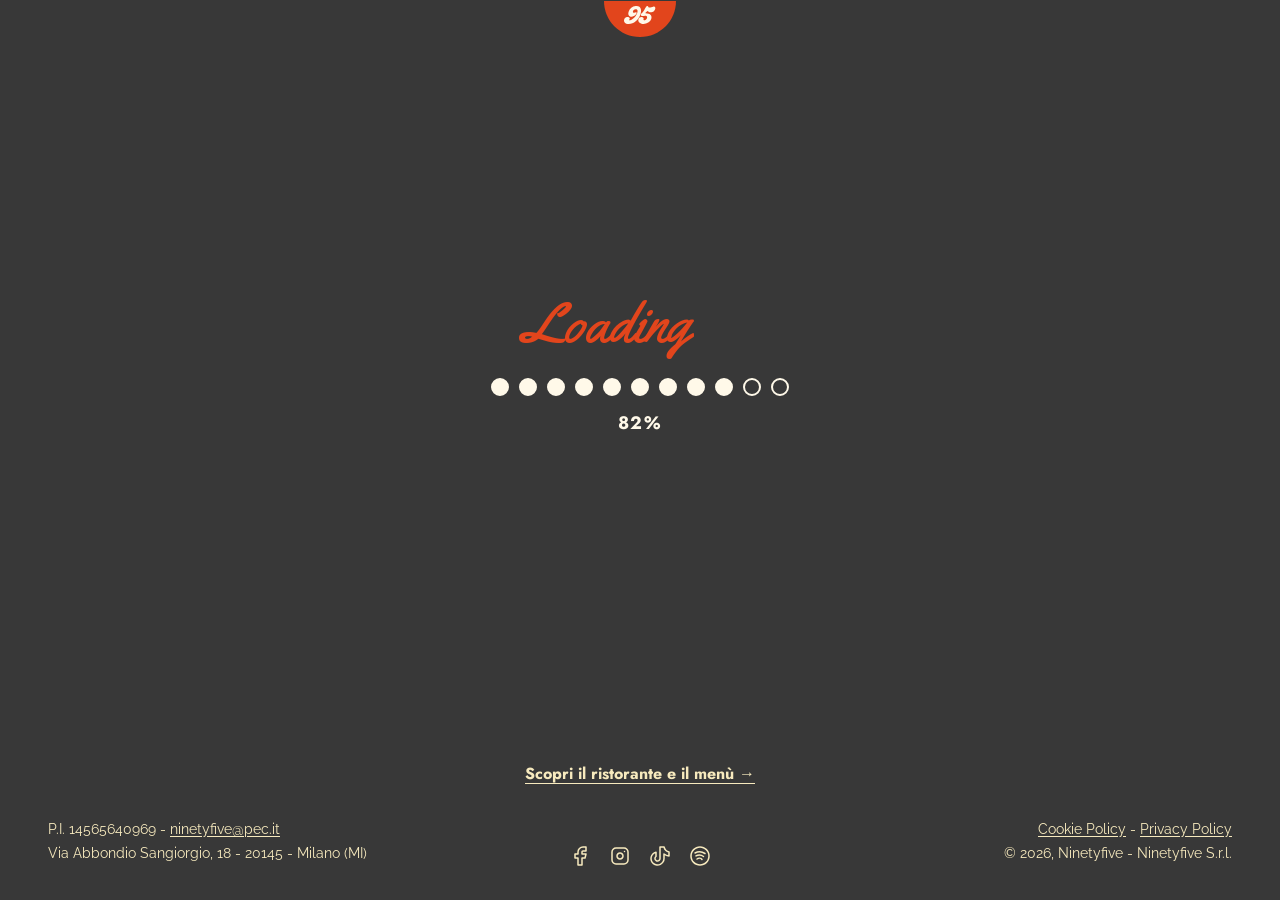
<file: index.html>
<!DOCTYPE html>
<html lang="it">
<head>
  <meta charset="UTF-8" />
  <meta name="viewport" content="width=device-width, initial-scale=1.0" />
  <title>Ninetyfive — Opening pass</title>
  <meta name="description" content="Completa la registrazione per provare a sbloccare il tuo pass per l'opening di Ninetyfive." />

  <!-- Google Tag Manager -->
  <script>(function(w,d,s,l,i){w[l]=w[l]||[];w[l].push({'gtm.start':
  new Date().getTime(),event:'gtm.js'});var f=d.getElementsByTagName(s)[0],
  j=d.createElement(s),dl=l!='dataLayer'?'&l='+l:'';j.async=true;j.src=
  'https://www.googletagmanager.com/gtm.js?id='+i+dl;f.parentNode.insertBefore(j,f);
  })(window,document,'script','dataLayer','GTM-PRDCG4H8');</script>
  <!-- End Google Tag Manager -->

  <link rel="preconnect" href="https://fonts.googleapis.com" />
  <link rel="preconnect" href="https://fonts.gstatic.com" crossorigin />
  <link href="https://fonts.googleapis.com/css2?family=Fraunces:ital,opsz,wght@1,9..144,600;1,9..144,700;1,9..144,900&family=Jost:wght@400;500;700&family=Raleway:wght@400;500;700&family=Yellowtail&display=swap" rel="stylesheet" />
  <link rel="stylesheet" href="css/coming-soon.css?v=5" />
</head>
<body>
  <!-- Google Tag Manager (noscript) -->
  <noscript><iframe src="https://www.googletagmanager.com/ns.html?id=GTM-PRDCG4H8"
  height="0" width="0" style="display:none;visibility:hidden"></iframe></noscript>
  <!-- End Google Tag Manager (noscript) -->

  <div class="cs-page">
    <a class="cs-logo" href="./" aria-label="Ninetyfive">
      <img src="assets/logo-95-orange.svg" alt="95" width="72" height="37" />
    </a>

    <main class="cs-main">
      <section class="cs-screen cs-screen--load is-on" data-screen="load" aria-label="Loading">
        <p class="cs-script">Loading<span class="cs-ellipsis" aria-hidden="true"><span>.</span><span>.</span><span>.</span></span></p>
        <div class="load-bar" data-load-bar role="progressbar" aria-valuemin="0" aria-valuemax="100" aria-valuenow="0" aria-label="Loading">
          <div class="load-dots" aria-hidden="true">
            <span></span><span></span><span></span><span></span><span></span>
            <span></span><span></span><span></span><span></span><span></span>
            <span></span>
          </div>
          <p class="load-pct" data-load-pct>0%</p>
        </div>
      </section>

      <section class="cs-screen" data-screen="welcome" aria-label="Welcome">
        <article class="ticket">
          <h1 class="cs-title">Welcome, player</h1>
          <p class="cs-kicker">You’re about to go back to 1995.</p>
          <p class="cs-copy">Ci siamo quasi! Completa la registrazione per provare a sbloccare il tuo pass per l’opening di NINETYFIVE.</p>
          <div class="reward">
            <p class="reward__label">Mission Reward</p>
            <p class="reward__prize">A free burger</p>
            <p class="reward__note">Solo per i primi 95 giocatori ad arrivare all’opening</p>
            <p class="reward__lock">
              <svg viewBox="0 0 24 24" fill="none" aria-hidden="true">
                <rect x="5" y="11" width="14" height="10" rx="2" stroke="currentColor" stroke-width="1.8"/>
                <path d="M8 11V8a4 4 0 0 1 8 0v3" stroke="currentColor" stroke-width="1.8" stroke-linecap="round"/>
              </svg>
              Locked
            </p>
          </div>
          <button type="button" class="cs-btn" data-start-game>Start the game</button>
        </article>
      </section>

      <section class="cs-screen" data-screen="player" aria-labelledby="playerTitle">
        <h1 class="cs-title" id="playerTitle">Create your player</h1>
        <p class="cs-kicker">Mission 01</p>
        <p class="cs-copy">Compila tutti i campi per sbloccare la prossima missione.</p>
        <form class="cs-form" id="playerForm" novalidate>
          <div class="cs-field">
            <label for="playerName">Nome e cognome</label>
            <input class="cs-input" id="playerName" name="name" type="text" autocomplete="name" required minlength="2" placeholder="Nome e cognome" />
          </div>
          <div class="cs-field">
            <label for="playerEmail">Email</label>
            <input class="cs-input" id="playerEmail" name="email" type="email" autocomplete="email" required placeholder="Email" />
          </div>
          <div class="cs-field">
            <label for="playerIg">Instagram username</label>
            <input class="cs-input" id="playerIg" name="instagram" type="text" autocomplete="username" required placeholder="IG username" />
          </div>
          <p class="cs-error" id="formError" role="status" aria-live="polite"></p>
          <button type="submit" class="cs-btn">Next mission</button>
        </form>
      </section>

      <section class="cs-screen" data-screen="join" aria-labelledby="joinTitle">
        <h1 class="cs-title" id="joinTitle">Join 95</h1>
        <p class="cs-kicker">Mission 02</p>
        <p class="cs-copy">Segui <a class="cs-ig" data-ig-follow href="https://www.instagram.com/ninetyfiveburgers/" target="_blank" rel="noopener">@ninetyfiveburgers</a> su Instagram per completare la registrazione.</p>
        <div class="cs-box">
          <p class="cs-script">Warning!</p>
          <p>Per sbloccare il pass devi completare entrambe le missioni</p>
        </div>
        <button type="button" class="cs-btn" data-unlock-pass>Unlock my pass</button>
      </section>
    </main>

    <a class="cs-site-link" href="home/">Scopri il ristorante e il menù →</a>

    <footer class="cs-footer">
      <div class="cs-footer__col cs-footer__col--left">
        <p class="cs-footer__line">P.I. 14565640969 - <a href="mailto:ninetyfive@pec.it">ninetyfive@pec.it</a></p>
        <p class="cs-footer__line">Via Abbondio Sangiorgio, 18 - 20145 - Milano (MI)</p>
      </div>
      <div class="cs-footer__col cs-footer__col--center">
        <div class="cs-social">
          <a href="#" aria-label="Facebook"><img src="assets/social-facebook.svg" alt="" width="24" height="24" /></a>
          <a href="https://www.instagram.com/ninetyfiveburgers/" target="_blank" rel="noopener" aria-label="Instagram"><img src="assets/social-instagram.svg" alt="" width="24" height="24" /></a>
          <a href="#" aria-label="TikTok"><img src="assets/social-tiktok.svg" alt="" width="24" height="24" /></a>
          <a href="#" aria-label="Spotify"><img src="assets/social-spotify.svg" alt="" width="24" height="24" /></a>
        </div>
      </div>
      <div class="cs-footer__col cs-footer__col--right">
        <p class="cs-footer__line"><a href="#">Cookie Policy</a> - <a href="#">Privacy Policy</a></p>
        <p class="cs-footer__line">© 2026, Ninetyfive - Ninetyfive S.r.l.</p>
      </div>
    </footer>
  </div>

  <script src="js/coming-soon.js?v=3"></script>
</body>
</html>
</file>
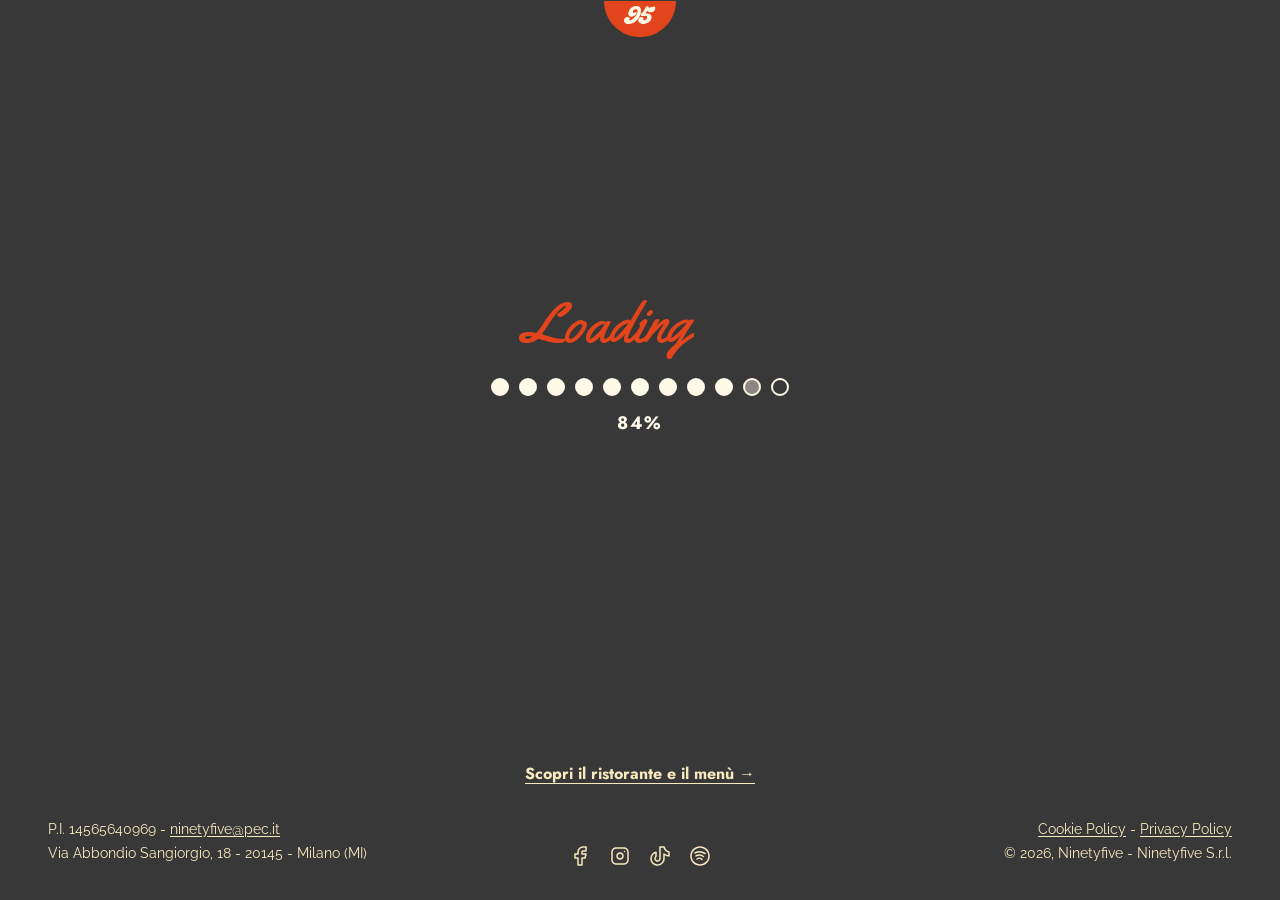
<file: grazie/index.html>
<!DOCTYPE html>
<html lang="it">
<head>
  <meta charset="UTF-8" />
  <meta name="viewport" content="width=device-width, initial-scale=1.0" />
  <title>Ninetyfive — Game saved</title>
  <meta name="description" content="Registrazione completata. Se hai finito entrambe le missioni, riceverai il ticket nella tua inbox." />
  <meta name="robots" content="noindex, nofollow" />

  <script>
    window.__nfOpeningComplete = sessionStorage.getItem("nf-opening-complete") === "1";
    if (!window.__nfOpeningComplete) {
      location.replace("../");
    }
  </script>

  <!-- Google Tag Manager -->
  <script>
  if (window.__nfOpeningComplete) {
    (function(w,d,s,l,i){w[l]=w[l]||[];w[l].push({'gtm.start':
    new Date().getTime(),event:'gtm.js'});var f=d.getElementsByTagName(s)[0],
    j=d.createElement(s),dl=l!='dataLayer'?'&l='+l:'';j.async=true;j.src=
    'https://www.googletagmanager.com/gtm.js?id='+i+dl;f.parentNode.insertBefore(j,f);
    })(window,document,'script','dataLayer','GTM-PRDCG4H8');
  }
  </script>
  <!-- End Google Tag Manager -->

  <link rel="preconnect" href="https://fonts.googleapis.com" />
  <link rel="preconnect" href="https://fonts.gstatic.com" crossorigin />
  <link href="https://fonts.googleapis.com/css2?family=Fraunces:ital,opsz,wght@1,9..144,600;1,9..144,700;1,9..144,900&family=Jost:wght@400;500;700&family=Raleway:wght@400;500;700&family=Yellowtail&display=swap" rel="stylesheet" />
  <link rel="stylesheet" href="../css/coming-soon.css?v=3" />
</head>
<body>
  <!-- Google Tag Manager (noscript) -->
  <noscript>
    <meta http-equiv="refresh" content="0; url=../" />
  </noscript>
  <!-- End Google Tag Manager (noscript) -->

  <div class="cs-page">
    <a class="cs-logo" href="../" aria-label="Ninetyfive">
      <img src="../assets/logo-95-orange.svg" alt="95" width="72" height="37" />
    </a>

    <main class="cs-main">
      <section class="cs-screen is-on" aria-labelledby="thanksTitle">
        <h1 class="cs-title" id="thanksTitle">Game saved</h1>
        <p class="cs-kicker">See you in 1995</p>
        <p class="cs-copy">Se hai completato entrambe le missioni, riceverai presto, nella tua inbox, il tuo ticket per tornare nel 1995.</p>
        <div class="cs-box">
          <p class="cs-script">Pending<span class="cs-ellipsis" aria-hidden="true"><span>.</span><span>.</span><span>.</span></span></p>
          <p>Player registered, Instagram check<span class="cs-ellipsis" aria-hidden="true"><span>.</span><span>.</span><span>.</span></span></p>
        </div>
        <a class="cs-replay" href="../" data-new-game>
          <svg viewBox="0 0 24 24" fill="none" aria-hidden="true">
            <path d="M4 12a8 8 0 0 1 13.66-5.66L20 8" stroke="currentColor" stroke-width="1.8" stroke-linecap="round" stroke-linejoin="round"/>
            <path d="M20 4v4h-4" stroke="currentColor" stroke-width="1.8" stroke-linecap="round" stroke-linejoin="round"/>
            <path d="M20 12a8 8 0 0 1-13.66 5.66L4 16" stroke="currentColor" stroke-width="1.8" stroke-linecap="round" stroke-linejoin="round"/>
            <path d="M4 20v-4h4" stroke="currentColor" stroke-width="1.8" stroke-linecap="round" stroke-linejoin="round"/>
          </svg>
          Start a new game
        </a>
      </section>
    </main>

    <footer class="cs-footer">
      <div class="cs-footer__col cs-footer__col--left">
        <p class="cs-footer__line">P.I. 14565640969 - <a href="mailto:ninetyfive@pec.it">ninetyfive@pec.it</a></p>
        <p class="cs-footer__line">Via Abbondio Sangiorgio, 18 - 20145 - Milano (MI)</p>
      </div>
      <div class="cs-footer__col cs-footer__col--center">
        <div class="cs-social">
          <a href="#" aria-label="Facebook"><img src="../assets/social-facebook.svg" alt="" width="24" height="24" /></a>
          <a href="https://www.instagram.com/ninetyfiveburgers/" target="_blank" rel="noopener" aria-label="Instagram"><img src="../assets/social-instagram.svg" alt="" width="24" height="24" /></a>
          <a href="#" aria-label="TikTok"><img src="../assets/social-tiktok.svg" alt="" width="24" height="24" /></a>
          <a href="#" aria-label="Spotify"><img src="../assets/social-spotify.svg" alt="" width="24" height="24" /></a>
        </div>
      </div>
      <div class="cs-footer__col cs-footer__col--right">
        <p class="cs-footer__line"><a href="#">Cookie Policy</a> - <a href="#">Privacy Policy</a></p>
        <p class="cs-footer__line">© 2026, Ninetyfive - Ninetyfive S.r.l.</p>
      </div>
    </footer>
  </div>

  <script>
    document.querySelector("[data-new-game]")?.addEventListener("click", function () {
      sessionStorage.removeItem("nf-opening-complete");
      sessionStorage.removeItem("nf-opening-player");
      sessionStorage.removeItem("nf-opening-screen");
      sessionStorage.removeItem("nf-opening-ig-clicked");
    });
  </script>
</body>
</html>
</file>
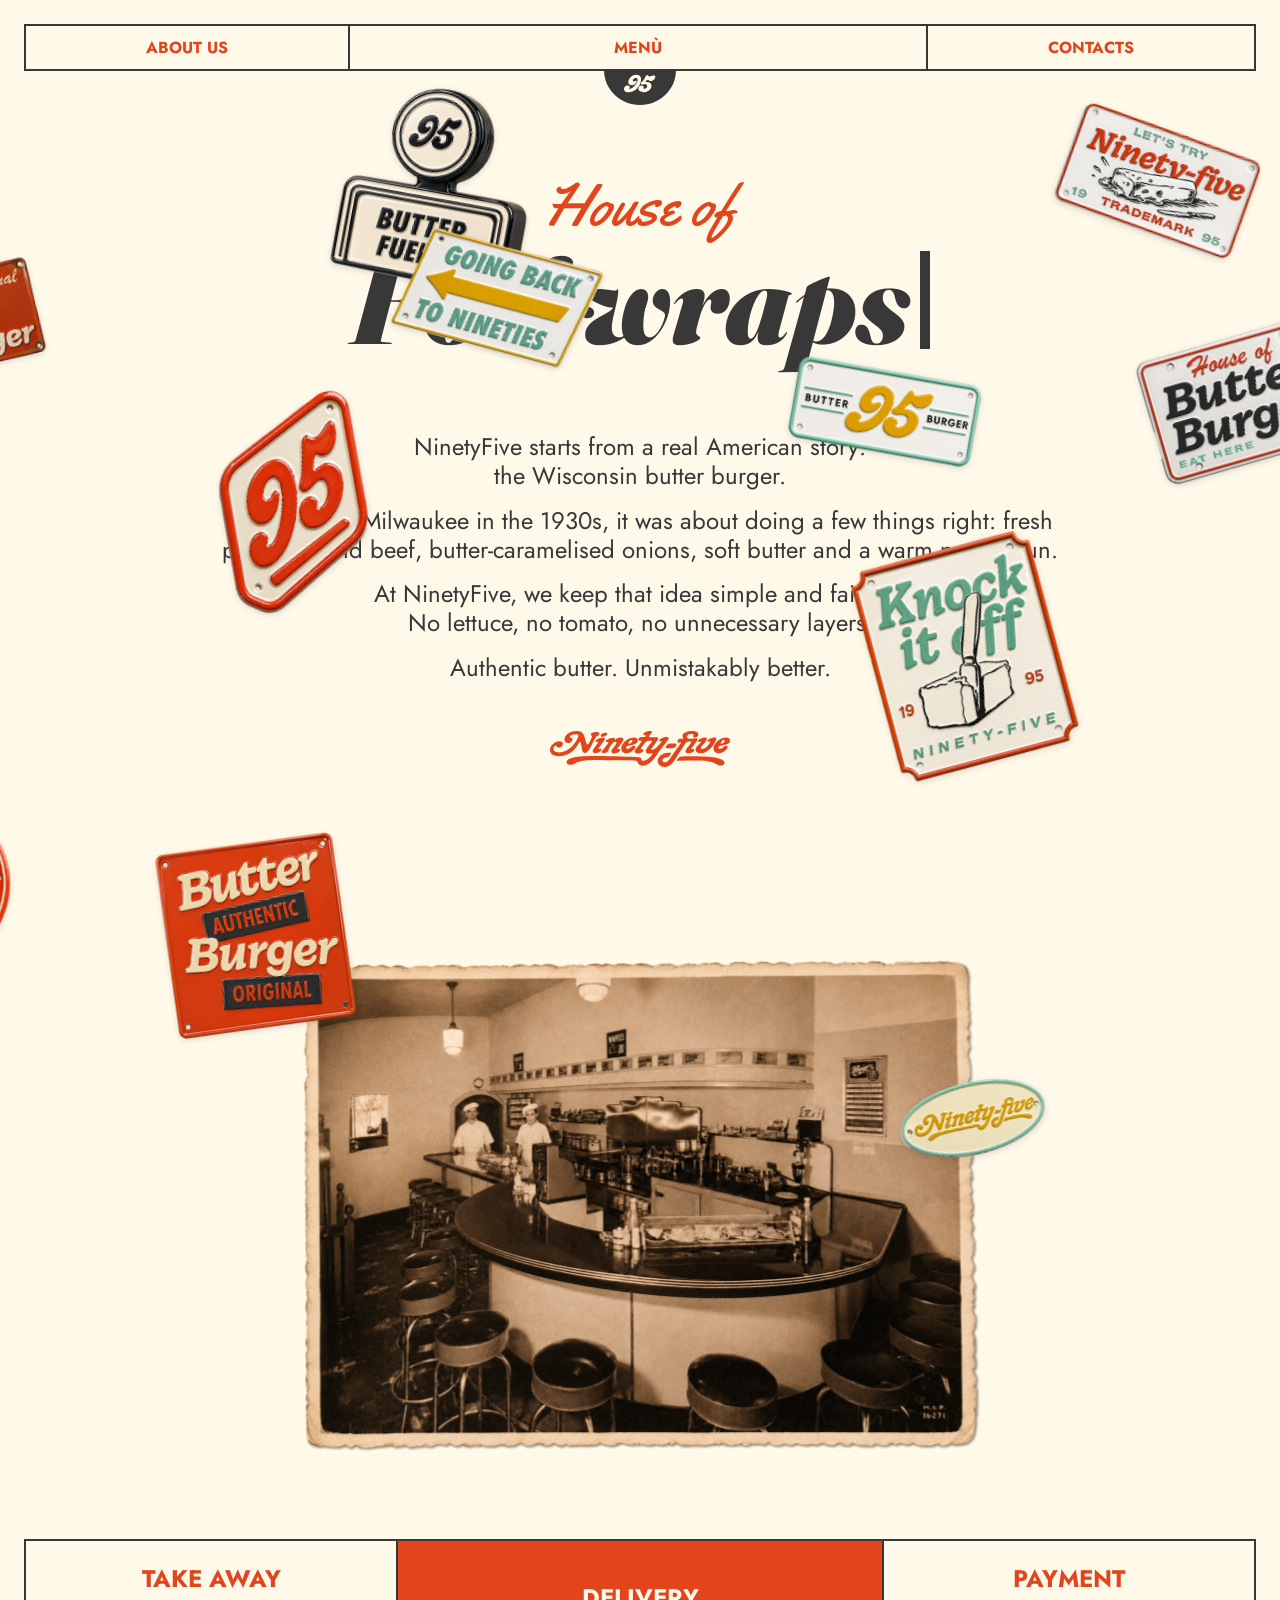
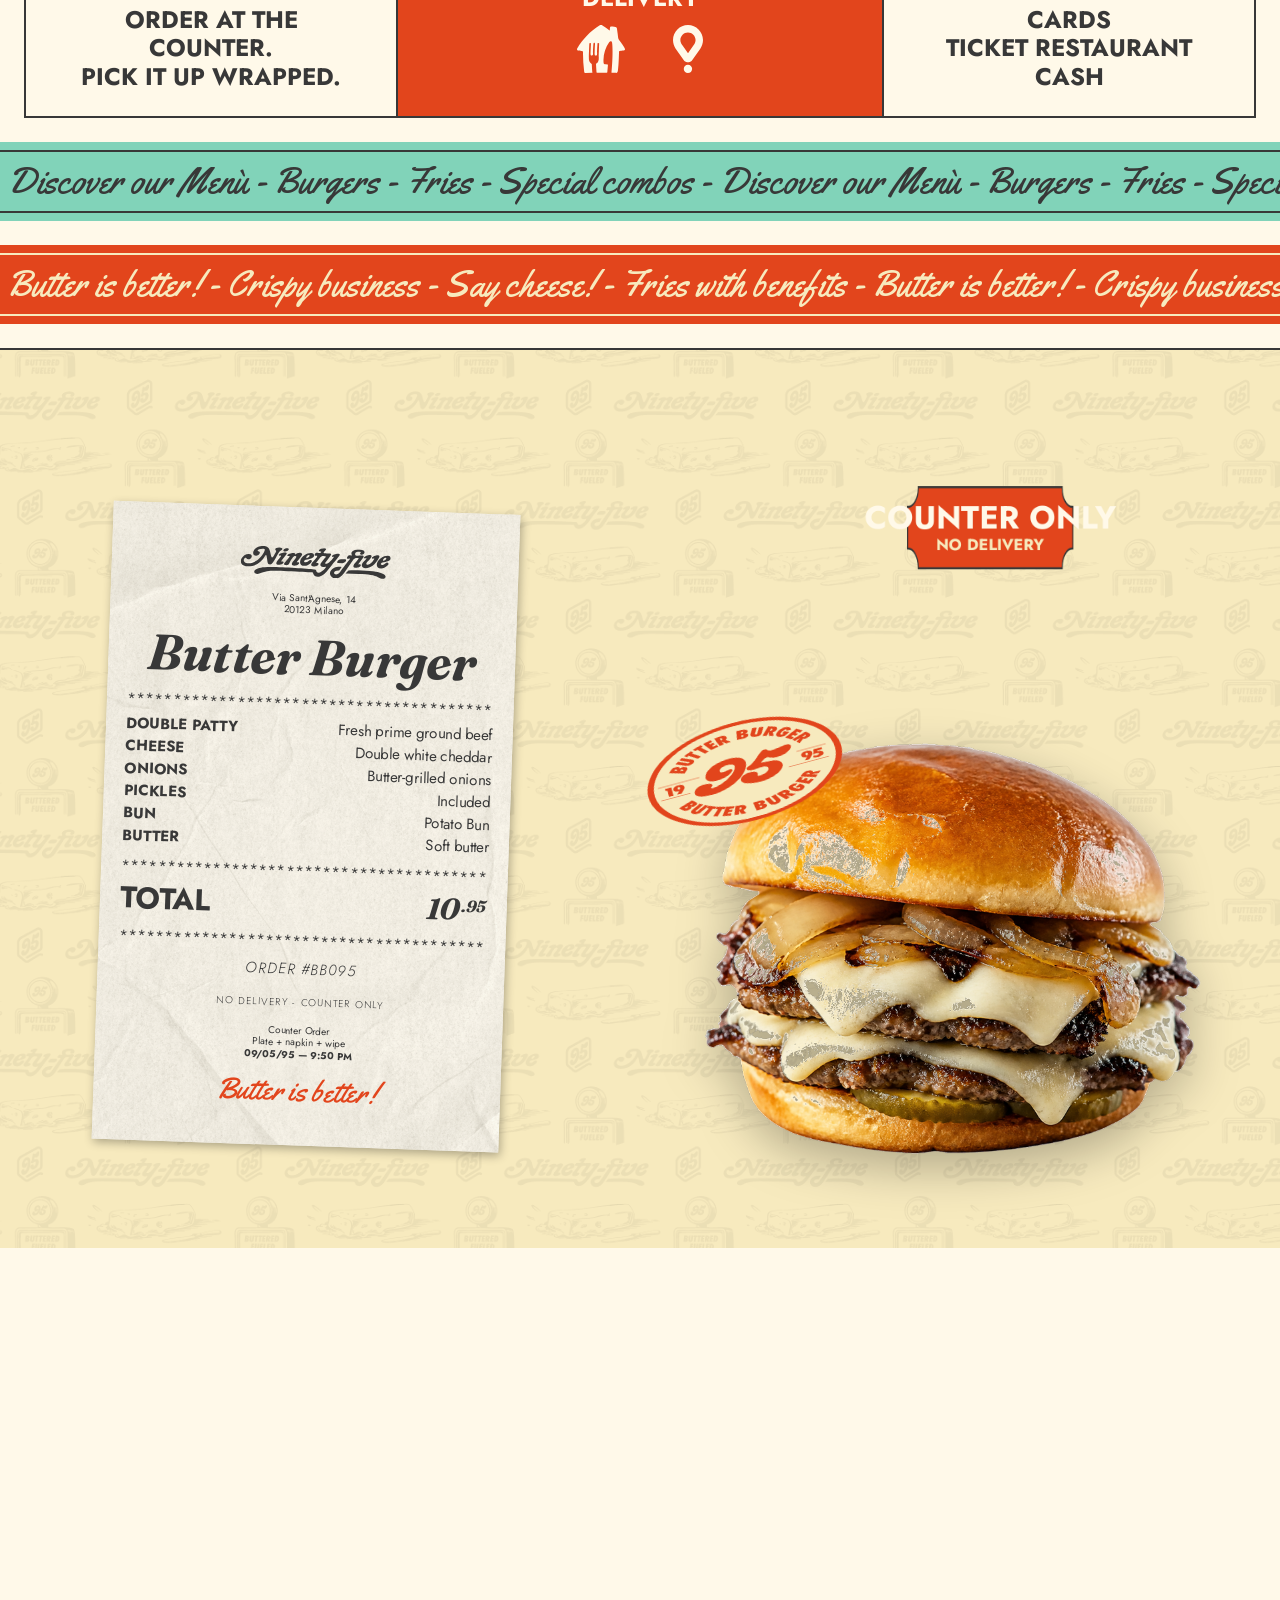
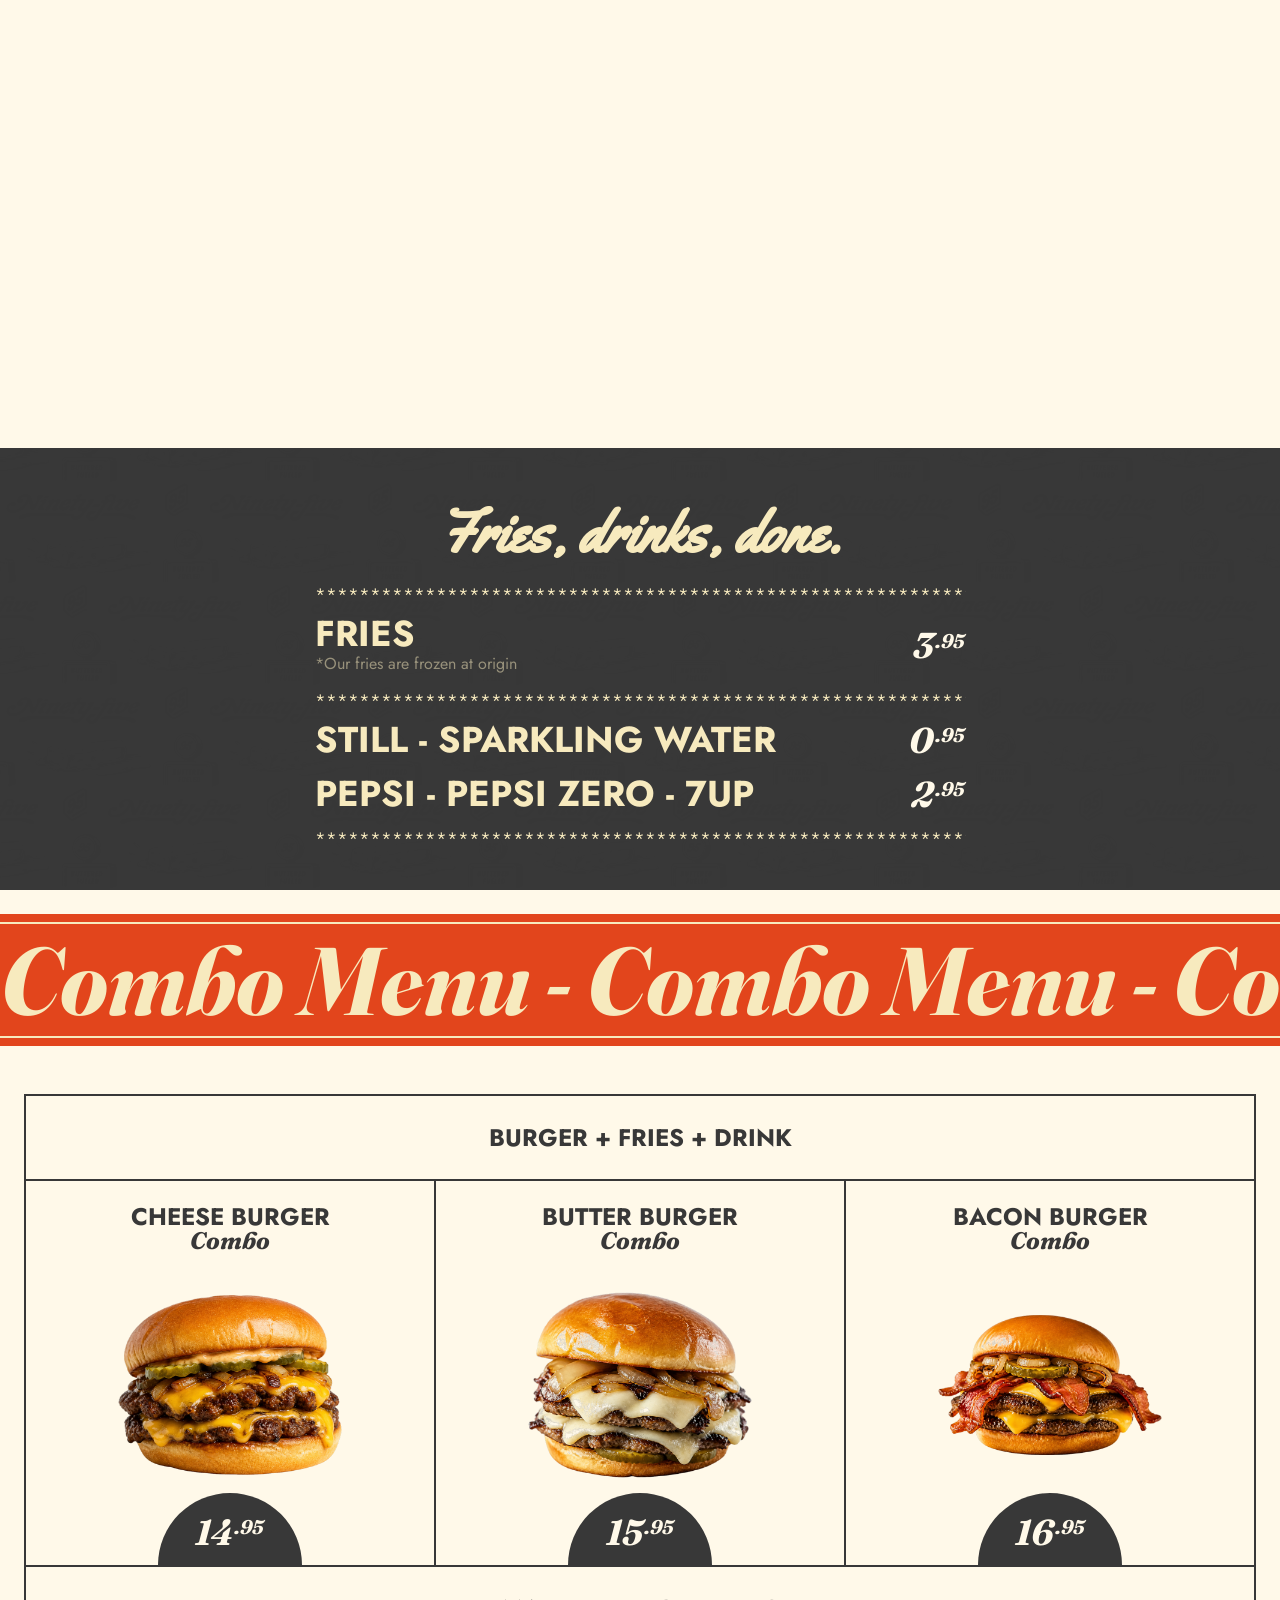
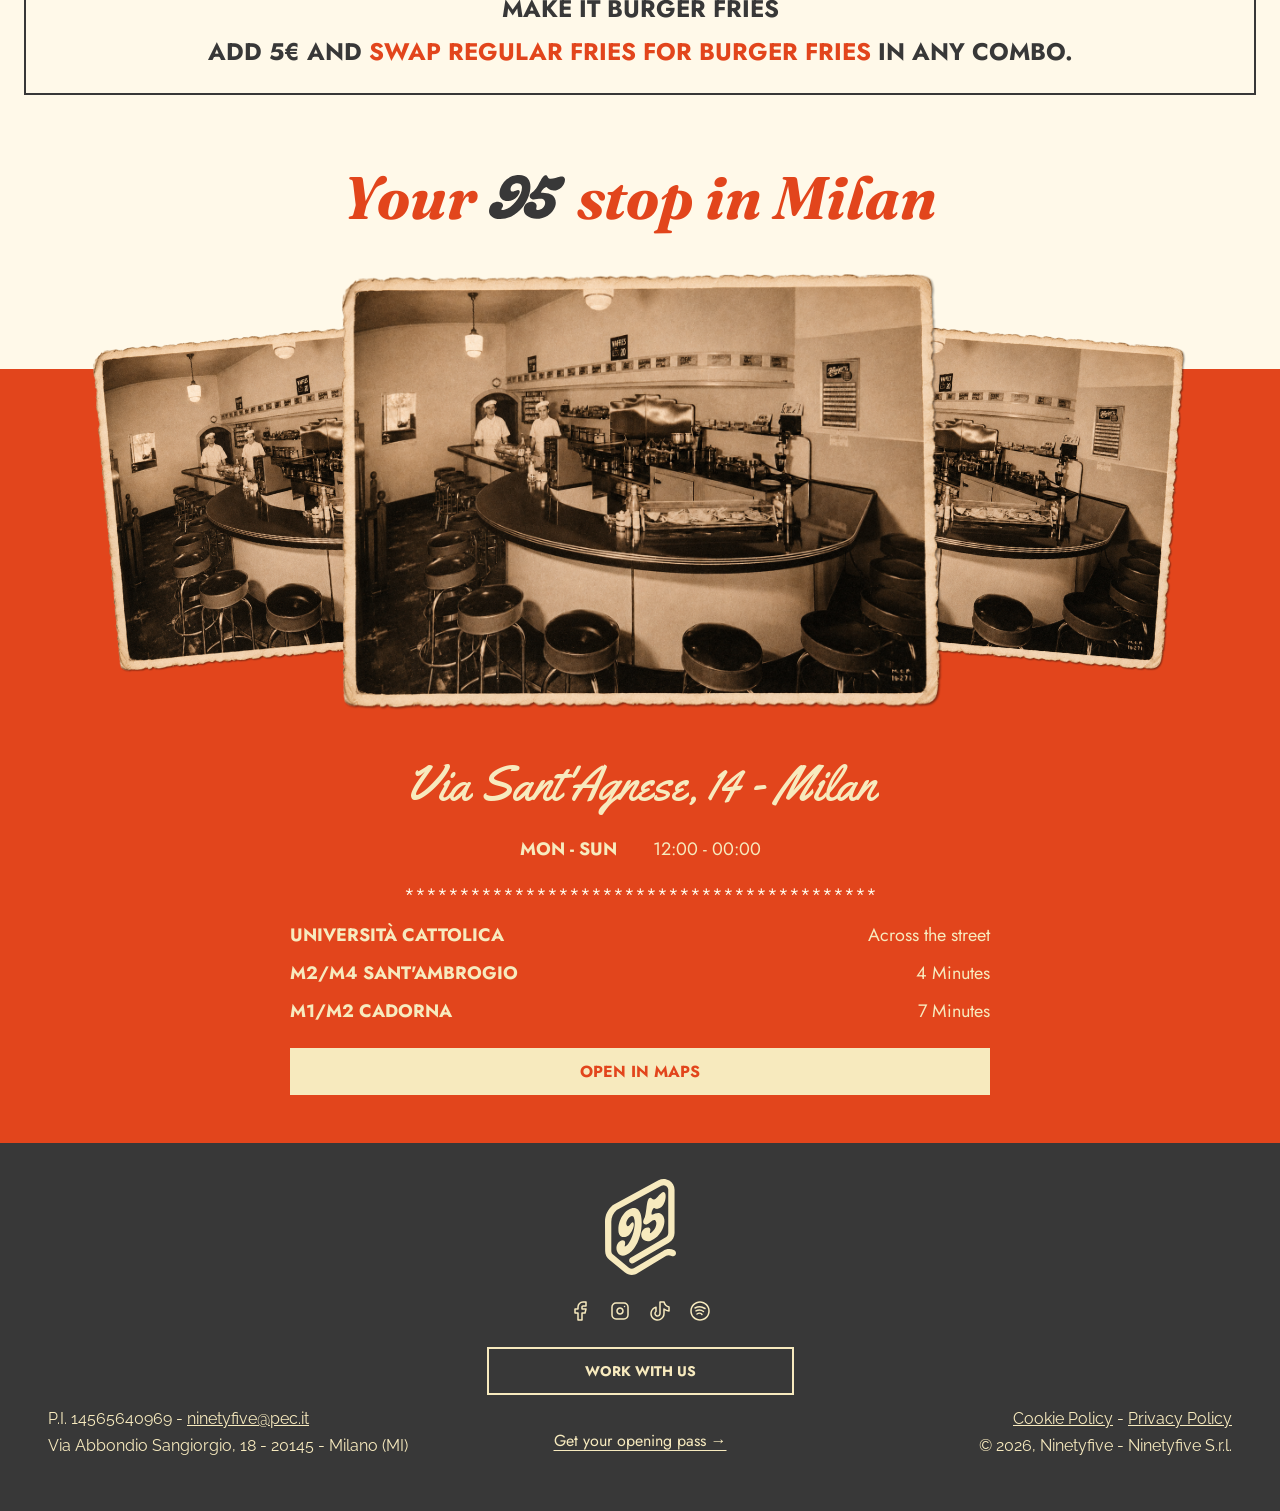
<file: home/index.html>
<!DOCTYPE html>
<html lang="en">
<head>
  <meta charset="UTF-8" />
  <meta name="viewport" content="width=device-width, initial-scale=1.0" />
  <title>Ninetyfive — House of Butter Burgers</title>
  <meta name="description" content="Ninetyfive. House of Butter Burgers. Real American burgers in Milan. Via Sant'Agnese 14, Milan." />

  <!-- Google Tag Manager -->
  <script>(function(w,d,s,l,i){w[l]=w[l]||[];w[l].push({'gtm.start':
  new Date().getTime(),event:'gtm.js'});var f=d.getElementsByTagName(s)[0],
  j=d.createElement(s),dl=l!='dataLayer'?'&l='+l:'';j.async=true;j.src=
  'https://www.googletagmanager.com/gtm.js?id='+i+dl;f.parentNode.insertBefore(j,f);
  })(window,document,'script','dataLayer','GTM-PRDCG4H8');</script>
  <!-- End Google Tag Manager -->

  <!-- Google Fonts: Jost (nav), Yellowtail (script), Fraunces (display, stand-in for Wonder) -->
  <link rel="preconnect" href="https://fonts.googleapis.com" />
  <link rel="preconnect" href="https://fonts.gstatic.com" crossorigin />
  <link href="https://fonts.googleapis.com/css2?family=Fraunces:ital,opsz,wght@1,9..144,600;1,9..144,700;1,9..144,900&family=Jost:wght@400;500;700&family=Raleway:wght@400;500;700&family=Yellowtail&display=swap" rel="stylesheet" />

  <link rel="stylesheet" href="../css/style.css?v=47" />
</head>
<body data-assets="../assets/">
  <!-- Google Tag Manager (noscript) -->
  <noscript><iframe src="https://www.googletagmanager.com/ns.html?id=GTM-PRDCG4H8"
  height="0" width="0" style="display:none;visibility:hidden"></iframe></noscript>
  <!-- End Google Tag Manager (noscript) -->

  <!-- ============ HEADER STICKY (nav + 95, resta fisso in alto) ============ -->
  <header class="site-header">
    <nav class="nav">
      <a href="#about" class="nav__item">About Us</a>
      <a href="#burgerPin" class="nav__item">Menù</a>
      <a href="#contacts" class="nav__item">Contacts</a>
    </nav>
    <a href="#top" class="nav__logo" aria-label="Ninetyfive home">
      <img src="../assets/logo-95.svg" alt="95" width="72" height="36" />
    </a>
  </header>

  <!-- ============ PARTE ALTA (hero + about + stickers sovrapposti) ============ -->
  <div class="top-wrap" id="top">

    <!-- ---- Stickers (francobolli sparsi, decorativi) ----
         Posizioni derivate dal layer Figma "Stickers" (167:76054).
         left = x_figma + 53.5  (orizzontale 1:1, contenitore 1619px centrato)
         top  = mappatura a 2 ancore (Hero 355→163, About 787→431, scala 0.62)
         width = larghezza reale del nodo Figma. -->
    <div class="stickers" aria-hidden="true">
      <div class="sticker sign" style="left:22px;   top:166px;  width:188px; --rot:-10deg; --i:0;"><img src="../assets/sticker-01.png" alt="" draggable="false" /></div>
      <div class="sticker sign" style="left:513px;  top:-17px;  width:188px; --rot:10deg;  --i:1;"><img src="../assets/sticker-02.png" alt="" draggable="false" /></div>
      <div class="sticker sign" style="left:1230px; top:17px;   width:194px; --rot:15deg;  --i:2;"><img src="../assets/sticker-04.png" alt="" draggable="false" /></div>
      <div class="sticker sign" style="left:10px;   top:692px;  width:170px; --rot:0deg;   --i:3;"><img src="../assets/sticker-05.png" alt="" draggable="false" /></div>
      <div class="sticker sign" style="left:569px;  top:140px;  width:195px; --rot:15deg;  --i:4;"><img src="../assets/sticker-06.png" alt="" draggable="false" /></div>
      <div class="sticker sign" style="left:1317px; top:229px;  width:198px; --rot:-16deg; --i:5;"><img src="../assets/sticker-07.png" alt="" draggable="false" /></div>
      <div class="sticker sign" style="left:1041px; top:442px;  width:186px; --rot:-15deg; --i:6;"><img src="../assets/sticker-09.png" alt="" draggable="false" /></div>
      <div class="sticker sign" style="left:391px;  top:293px;  width:145px; --rot:-10deg; --i:7;"><img src="../assets/sticker-10.png" alt="" draggable="false" /></div>
      <div class="sticker sign" style="left:961px;  top:265px;  width:186px; --rot:10deg;  --i:8;"><img src="../assets/sticker-11.png" alt="" draggable="false" /></div>
      <div class="sticker sign" style="left:1457px; top:399px;  width:190px; --rot:10deg;  --i:9;"><img src="../assets/sticker-14.png" alt="" draggable="false" /></div>
    </div>

    <!-- ---- Hero ---- -->
    <section class="hero">
      <p class="hero__script">House of</p>
      <h1 class="hero__title">
        <span class="hero__rotator" aria-live="polite">Butter Burgers</span>
      </h1>
    </section>

    <!-- ---- About ---- -->
    <section class="about" id="about">
      <div class="about__text">
        <p>NinetyFive starts from a real American story:<br />the Wisconsin butter burger.</p>
        <p>Born around Milwaukee in the 1930s, it was about doing a few things right: fresh prime ground beef, butter-caramelised onions, soft butter and a warm potato bun.</p>
        <p>At NinetyFive, we keep that idea simple and faithful.<br />No lettuce, no tomato, no unnecessary layers.</p>
        <p>Authentic butter. Unmistakably better.</p>
      </div>
      <img class="about__wordmark" src="../assets/wordmark-ninetyfive.svg" alt="Ninety-five" width="180" height="36" />
    </section>
  </div>

  <main id="menu">

    <!-- ============ FOTO DINER ============ -->
    <section class="diner">
      <div class="diner__frame">
        <img class="diner__photo" src="../assets/diner-photo.png" alt="Ninetyfive — the counter, 1950s" />
        <div class="sign diner__seal" style="--rot:-8deg;">
          <img src="../assets/sticker-13.png" alt="" draggable="false" />
        </div>
        <div class="sign diner__oval" style="--rot:-6deg;">
          <img src="../assets/sticker-03.png" alt="" draggable="false" />
        </div>
      </div>
    </section>

    <!-- ============ MENU INTRO: barra + nastri scorrevoli ============ -->
    <section class="menu-intro">
      <div class="infobar">
        <div class="infobar__cell">
          <p class="infobar__title">Take Away</p>
          <p class="infobar__text">Order at the counter.<br />Pick it up wrapped.</p>
        </div>
        <div class="infobar__cell infobar__cell--delivery">
          <p class="infobar__title infobar__title--light">Delivery</p>
          <div class="infobar__icons">
            <img src="../assets/icon-cutlery.svg" alt="" width="48" height="48" />
            <img src="../assets/icon-pin.svg" alt="" width="30" height="48" />
          </div>
        </div>
        <div class="infobar__cell">
          <p class="infobar__title">Payment</p>
          <p class="infobar__text">CARDS<br />TICKET RESTAURANT<br />CASH</p>
        </div>
      </div>
    </section>

    <!-- Nastro scorrevole 1 (menta) -->
    <div class="marquee marquee--mint">
      <div class="marquee__track">
        <span class="marquee__group">&nbsp;Discover our Menù - Burgers - Fries - Special combos -&nbsp;Discover our Menù - Burgers - Fries - Special combos -&nbsp;</span>
        <span class="marquee__group" aria-hidden="true">&nbsp;Discover our Menù - Burgers - Fries - Special combos -&nbsp;Discover our Menù - Burgers - Fries - Special combos -&nbsp;</span>
      </div>
    </div>

    <!-- Nastro scorrevole 2 (rosso) -->
    <div class="marquee marquee--red">
      <div class="marquee__track marquee__track--reverse">
        <span class="marquee__group">&nbsp;Butter is better! - Crispy business - Say cheese! - Fries with benefits -&nbsp;Butter is better! - Crispy business - Say cheese! - Fries with benefits -&nbsp;</span>
        <span class="marquee__group" aria-hidden="true">&nbsp;Butter is better! - Crispy business - Say cheese! - Fries with benefits -&nbsp;Butter is better! - Crispy business - Say cheese! - Fries with benefits -&nbsp;</span>
      </div>
    </div>

    <!-- ============ BURGER SHOWCASE: palco sticky a tutto schermo, scroll → rotazione ============ -->
    <div class="burger-pin" id="burgerPin">
      <section class="burger-showcase">
        <div class="burger-carousel" id="burgerCarousel"><!-- slide inserite da js/main.js --></div>
      </section>
    </div>

    <!-- ============ FRIES / DRINKS (scura) ============ -->
    <section class="fries-drinks" id="friesDrinks" aria-labelledby="friesDrinksTitle">
      <div class="fries-drinks__inner">
        <h2 class="fries-drinks__title" id="friesDrinksTitle">Fries, drinks, done.</h2>
        <div class="dark-stars">*************************************************************</div>
        <div class="priceline">
          <div class="priceline__label">
            <span class="priceline__name">FRIES</span>
            <span class="priceline__sub">*Our fries are frozen at origin</span>
          </div>
          <span class="price">3<span class="cents">.95</span></span>
        </div>
        <div class="dark-stars">*************************************************************</div>
        <div class="priceline">
          <span class="priceline__name">STILL - SPARKLING WATER</span>
          <span class="price">0<span class="cents">.95</span></span>
        </div>
        <div class="priceline">
          <span class="priceline__name">PEPSI - PEPSI ZERO - 7UP</span>
          <span class="price">2<span class="cents">.95</span></span>
        </div>
        <div class="dark-stars">*************************************************************</div>
      </div>
    </section>

    <!-- ============ COMBO MENU heading (scorrevole) ============ -->
    <div class="marquee marquee--red marquee--combo">
      <div class="marquee__track">
        <span class="marquee__group combo-heading">Combo Menu -&nbsp;Combo Menu -&nbsp;Combo Menu -&nbsp;</span>
        <span class="marquee__group combo-heading" aria-hidden="true">Combo Menu -&nbsp;Combo Menu -&nbsp;Combo Menu -&nbsp;</span>
      </div>
    </div>

    <!-- ============ COMBO MENU ============ -->
    <section class="combo">
      <div class="combo__bar">
        <p>Burger + Fries + Drink</p>
      </div>
      <div class="combo__grid">
        <div class="combo__col">
          <div class="combo__head"><span class="combo__name">Cheese Burger</span><span class="combo__label">Combo</span></div>
          <img class="combo__photo" src="../assets/burger-cheese.png" alt="Cheese Burger Combo" />
          <div class="combo__price"><span class="combo__price-base">14<span class="cents">.95</span></span><span class="combo__price-up">19<span class="cents">.95</span></span></div>
        </div>
        <div class="combo__col">
          <div class="combo__head"><span class="combo__name">Butter Burger</span><span class="combo__label">Combo</span></div>
          <img class="combo__photo" src="../assets/burger-butter.png" alt="Butter Burger Combo" />
          <div class="combo__price"><span class="combo__price-base">15<span class="cents">.95</span></span><span class="combo__price-up">20<span class="cents">.95</span></span></div>
        </div>
        <div class="combo__col">
          <div class="combo__head"><span class="combo__name">Bacon Burger</span><span class="combo__label">Combo</span></div>
          <img class="combo__photo" src="../assets/burger-bacon.png" alt="Bacon Burger Combo" />
          <div class="combo__price"><span class="combo__price-base">16<span class="cents">.95</span></span><span class="combo__price-up">21<span class="cents">.95</span></span></div>
        </div>
      </div>
      <div class="combo__bar combo__bar--make">
        <p class="combo__make">MAKE IT BURGER FRIES</p>
        <p class="combo__swap">ADD 5€ AND <span>Swap regular fries for Burger Fries</span> in any combo.</p>
      </div>
    </section>

    <!-- ============ LOCATION: Your 95 stop in Milan ============ -->
    <section class="location" id="contacts">
      <h2 class="location__title">Your <img src="../assets/title-95.svg" alt="95" class="location__95" /> stop in Milan</h2>

      <div class="location__photos">
        <img class="location__photo location__photo--left"  src="../assets/diner-photo.png" alt="Ninetyfive diner counter" />
        <img class="location__photo location__photo--right" src="../assets/diner-photo.png" alt="" aria-hidden="true" />
        <img class="location__photo location__photo--main"  src="../assets/diner-photo.png" alt="" aria-hidden="true" />
      </div>

      <div class="location__info">
        <p class="location__addr">Via Sant'Agnese, 14 - Milan</p>
        <div class="location__hours"><span class="b">MON - SUN</span><span>12:00 - 00:00</span></div>
        <div class="light-stars">*******************************************</div>
        <dl class="location__transit">
          <div><dt>Università Cattolica</dt><dd>Across the street</dd></div>
          <div><dt>M2/M4 Sant'Ambrogio</dt><dd>4 Minutes</dd></div>
          <div><dt>M1/M2 Cadorna</dt><dd>7 Minutes</dd></div>
        </dl>
        <a class="location__btn" href="https://maps.google.com/?q=Via+Sant'Agnese+14+Milano" target="_blank" rel="noopener">Open in Maps</a>
      </div>
    </section>

    <!-- ============ FOOTER ============ -->
    <footer class="footer">
      <div class="footer__col footer__col--left">
        <p class="footer__line">P.I. 14565640969 - <a href="mailto:ninetyfive@pec.it">ninetyfive@pec.it</a></p>
        <p class="footer__line">Via Abbondio Sangiorgio, 18 - 20145 - Milano (MI)</p>
      </div>

      <div class="footer__col footer__col--center">
        <img class="footer__logo" src="../assets/footer-logo-95.svg" alt="Ninetyfive" width="71" height="96" />
        <div class="footer__social">
          <a href="#" aria-label="Facebook"><img src="../assets/social-facebook.svg" alt="" width="24" height="24" /></a>
          <a href="#" aria-label="Instagram"><img src="../assets/social-instagram.svg" alt="" width="24" height="24" /></a>
          <a href="#" aria-label="TikTok"><img src="../assets/social-tiktok.svg" alt="" width="24" height="24" /></a>
          <a href="#" aria-label="Spotify"><img src="../assets/social-spotify.svg" alt="" width="24" height="24" /></a>
        </div>
        <a class="footer__btn" href="#">Work with us</a>
        <a class="footer__opening" href="../">Get your opening pass →</a>
      </div>

      <div class="footer__col footer__col--right">
        <p class="footer__line"><a href="#">Cookie Policy</a> - <a href="#">Privacy Policy</a></p>
        <p class="footer__line">© 2026, Ninetyfive - Ninetyfive S.r.l.</p>
      </div>
    </footer>
  </main>

  <div class="receipt-modal" id="receiptModal" hidden>
    <div class="receipt-modal__panel" role="dialog" aria-modal="true" aria-label="Receipt">
      <button type="button" class="receipt-modal__close" data-close-receipt aria-label="Close receipt">×</button>
      <div id="receiptModalBody"></div>
    </div>
  </div>

  <script src="../js/main.js?v=20"></script>
</body>
</html>
</file>
<file: css/coming-soon.css>
/* ============================================================
   NINETYFIVE — Coming soon / opening pass
   ============================================================ */

:root {
  --black:      #383838;
  --sunny-road: #E2451C;
  --burro:      #FFF9E9;
  --butter:     #F7EABE;
  --font-nav:     "Jost", sans-serif;
  --font-script:  "Yellowtail", cursive;
  --font-display: "Fraunces", Georgia, serif;
  --font-body:    "Raleway", sans-serif;
  --form-width: 480px;
}

*, *::before, *::after { box-sizing: border-box; }
html { -webkit-text-size-adjust: 100%; height: 100%; }
body {
  margin: 0;
  min-height: 100%;
  min-height: 100dvh;
  background: var(--black);
  color: var(--burro);
  font-family: var(--font-nav);
  -webkit-font-smoothing: antialiased;
}
img { display: block; max-width: 100%; }
a { color: inherit; }
button, input { font: inherit; color: inherit; }
button { cursor: pointer; }
::placeholder { color: var(--sunny-road); opacity: 1; }

.cs-page {
  position: relative;
  min-height: 100dvh;
  display: flex;
  flex-direction: column;
  align-items: center;
}

.cs-logo {
  position: absolute;
  top: 0;
  left: 50%;
  z-index: 5;
  display: block;
  line-height: 0;
  transform: translateX(-50%);
}
.cs-logo img {
  width: 72px;
  height: auto;
}

.cs-main {
  flex: 1 1 auto;
  width: 100%;
  display: grid;
  place-items: center;
  padding: 24px 24px 48px;
}

.cs-screen {
  width: min(var(--form-width), 100%);
  display: none;
  flex-direction: column;
  align-items: center;
  text-align: center;
  gap: 16px;
}
.cs-screen.is-on { display: flex; }
.cs-screen[hidden] { display: none !important; }

.cs-title {
  margin: 0;
  font-family: var(--font-display);
  font-style: italic;
  font-weight: 700;
  font-size: 56px;
  line-height: 1;
  color: var(--burro);
}
.cs-kicker {
  margin: 0;
  font-family: var(--font-nav);
  font-weight: 700;
  font-size: 16px;
  line-height: 1.2;
  letter-spacing: .04em;
  text-transform: uppercase;
  color: var(--burro);
}
.cs-copy {
  margin: 0;
  max-width: 36em;
  font-family: var(--font-nav);
  font-weight: 400;
  font-size: 16px;
  line-height: 1.35;
  color: var(--burro);
}
.cs-copy a,
.cs-ig {
  font-weight: 700;
  color: var(--sunny-road);
  text-underline-offset: 3px;
}

.cs-ellipsis {
  display: inline-flex;
  width: 1.15em;
  margin-left: .04em;
  overflow: hidden;
  vertical-align: baseline;
}
.cs-ellipsis span {
  opacity: 0;
  animation: cs-ellipsis 1.35s infinite;
}
.cs-ellipsis span:nth-child(2) { animation-delay: .18s; }
.cs-ellipsis span:nth-child(3) { animation-delay: .36s; }
@keyframes cs-ellipsis {
  0%, 100% { opacity: 0; }
  22%, 78% { opacity: 1; }
}

.cs-script {
  margin: 0;
  font-family: var(--font-script);
  font-weight: 400;
  font-size: 56px;
  line-height: 1.15;
  color: var(--sunny-road);
}

/* ---- Loading ---- */
.cs-screen--load { gap: 22px; }
.load-bar {
  display: flex;
  flex-direction: column;
  align-items: center;
  gap: 14px;
  width: 100%;
}
.load-dots {
  display: flex;
  gap: 10px;
  align-items: center;
  justify-content: center;
}
.load-dots span {
  width: 18px;
  height: 18px;
  border: 2px solid var(--burro);
  border-radius: 50%;
  background: transparent;
  transition: background .16s linear;
}
.load-dots span.is-on {
  background: var(--burro);
}
.load-dots span.is-partial {
  background: rgba(255, 249, 233, .42);
}
.load-pct {
  margin: 0;
  font-family: var(--font-nav);
  font-weight: 700;
  font-size: 18px;
  letter-spacing: .08em;
  color: var(--burro);
}

/* ---- Welcome ticket ---- */
.ticket {
  position: relative;
  width: 100%;
  padding: 40px 36px 32px;
  background: var(--burro);
  color: var(--black);
  display: flex;
  flex-direction: column;
  align-items: center;
  gap: 16px;
  text-align: center;
  box-shadow: 0 12px 32px rgba(0, 0, 0, .28);
}
.ticket::before {
  content: "";
  position: absolute;
  inset: 0;
  pointer-events: none;
  opacity: .22;
  background-image: url("data:image/svg+xml,%3Csvg xmlns='http://www.w3.org/2000/svg' width='180' height='180'%3E%3Cfilter id='n'%3E%3CfeTurbulence type='fractalNoise' baseFrequency='.85' numOctaves='2' stitchTiles='stitch'/%3E%3C/filter%3E%3Crect width='100%25' height='100%25' filter='url(%23n)' opacity='.55'/%3E%3C/svg%3E");
  mix-blend-mode: multiply;
}
.ticket > * { position: relative; }
.ticket .cs-title { color: var(--black); font-size: 48px; }
.ticket .cs-kicker { color: var(--black); }
.ticket .cs-copy { color: var(--black); }

.reward {
  width: 100%;
  border: 1.5px solid var(--black);
  padding: 20px 16px 16px;
  display: flex;
  flex-direction: column;
  align-items: center;
  gap: 8px;
}
.reward__label {
  margin: 0;
  font-family: var(--font-script);
  font-size: 36px;
  line-height: 1;
  color: var(--sunny-road);
}
.reward__prize {
  margin: 0;
  font-family: var(--font-nav);
  font-weight: 700;
  font-size: 18px;
  line-height: 1.2;
  text-transform: uppercase;
  color: var(--black);
}
.reward__note {
  margin: 0;
  font-family: var(--font-nav);
  font-size: 14px;
  line-height: 1.3;
  color: var(--black);
}
.reward__lock {
  display: inline-flex;
  align-items: center;
  gap: 8px;
  margin-top: 6px;
  font-family: var(--font-nav);
  font-weight: 700;
  font-size: 14px;
  letter-spacing: .08em;
  text-transform: uppercase;
  color: var(--black);
}
.reward__lock svg {
  width: 16px;
  height: 16px;
}

.cs-btn {
  display: inline-flex;
  align-items: center;
  justify-content: center;
  width: 100%;
  min-height: 56px;
  padding: 14px 20px;
  border: 0;
  background: var(--sunny-road);
  color: var(--burro);
  font-family: var(--font-nav);
  font-weight: 700;
  font-size: 16px;
  letter-spacing: .04em;
  text-transform: uppercase;
  text-decoration: none;
  transition: filter .2s ease, transform .2s ease;
}
.cs-btn:hover { filter: brightness(1.06); }
.cs-btn:active { transform: translateY(1px); }
.cs-btn:disabled {
  opacity: .55;
  cursor: not-allowed;
  filter: none;
  transform: none;
}

.ticket .cs-btn { margin-top: 8px; }

/* ---- Form ---- */
.cs-form {
  width: 100%;
  display: flex;
  flex-direction: column;
  gap: 12px;
  margin-top: 8px;
}
.cs-field {
  width: 100%;
}
.cs-field label {
  position: absolute;
  width: 1px;
  height: 1px;
  overflow: hidden;
  clip: rect(0 0 0 0);
}
.cs-input {
  width: 100%;
  min-height: 56px;
  padding: 14px 16px;
  border: 1.5px solid var(--sunny-road);
  background: transparent;
  color: var(--burro);
  font-family: var(--font-nav);
  font-weight: 500;
  font-size: 16px;
  letter-spacing: .04em;
  text-transform: uppercase;
  text-align: center;
  outline: none;
}
.cs-input:focus {
  box-shadow: 0 0 0 2px rgba(226, 69, 28, .35);
}
.cs-input.is-invalid {
  border-color: var(--butter);
}
.cs-error {
  margin: 0;
  font-size: 13px;
  color: var(--butter);
}
.cs-error:empty { display: none; }

/* ---- Warning / status boxes ---- */
.cs-box {
  width: 100%;
  border: 1.5px solid var(--burro);
  padding: 28px 20px 22px;
  display: flex;
  flex-direction: column;
  align-items: center;
  gap: 10px;
  margin-top: 8px;
}
.cs-box .cs-script { font-size: 48px; }
.cs-box p {
  margin: 0;
  font-size: 15px;
  line-height: 1.35;
  color: var(--burro);
}

.cs-replay {
  display: inline-flex;
  align-items: center;
  gap: 10px;
  margin-top: 8px;
  padding: 0;
  border: 0;
  background: none;
  color: var(--burro);
  font-family: var(--font-nav);
  font-weight: 700;
  font-size: 14px;
  letter-spacing: .06em;
  text-transform: uppercase;
  text-decoration: none;
}
.cs-replay svg {
  width: 18px;
  height: 18px;
}
.cs-replay:hover { color: var(--butter); }

.cs-site-link {
  display: inline-flex;
  align-items: center;
  min-height: 44px;
  padding: 10px 16px;
  color: var(--butter);
  font-weight: 700;
  text-align: center;
  text-underline-offset: 4px;
}
.cs-site-link:hover { color: var(--burro); }

/* ---- Footer ---- */
.cs-footer {
  width: 100%;
  display: flex;
  align-items: flex-end;
  justify-content: space-between;
  gap: 24px;
  padding: 24px 48px 32px;
}
.cs-footer__col { flex: 1 1 0; min-width: 0; }
.cs-footer__col--left  { text-align: left; }
.cs-footer__col--right { text-align: right; }
.cs-footer__col--center {
  flex: 0 0 auto;
  display: flex;
  justify-content: center;
}
.cs-footer__line {
  margin: 0 0 6px;
  font-family: var(--font-body);
  font-size: 14px;
  line-height: 1.3;
  color: var(--butter);
}
.cs-footer__line a { text-decoration: underline; text-underline-offset: 2px; }
.cs-social { display: flex; gap: 16px; align-items: center; }
.cs-social img { width: 24px; height: 24px; }

@media (max-width: 900px) {
  .cs-title { font-size: 44px; }
  .cs-script { font-size: 44px; }
  .ticket .cs-title { font-size: 40px; }
  .cs-footer { padding: 24px 24px 28px; }
}

@media (max-width: 767px) {
  .cs-logo img { width: 60px; }
  .cs-main { padding: 16px 16px 32px; }
  .cs-title { font-size: 36px; }
  .cs-script { font-size: 36px; }
  .ticket { padding: 28px 20px 24px; }
  .ticket .cs-title { font-size: 32px; }
  .reward__label { font-size: 28px; }
  .cs-box { padding: 22px 16px 18px; }
  .cs-box .cs-script { font-size: 36px; }
  .cs-footer {
    flex-direction: column;
    align-items: center;
    gap: 20px;
    padding: 12px 16px 28px;
  }
  .cs-footer__col { flex: 0 0 auto; width: 100%; text-align: center; }
  .cs-footer__col--center { order: -1; }
  .cs-footer__line { font-size: 13px; }
}

@media (prefers-reduced-motion: reduce) {
  .cs-btn, .load-dots span { transition: none; }
  .cs-ellipsis span { animation: none; opacity: 1; }
}
</file>
<file: css/style.css>
/* ============================================================
   NINETYFIVE — House of Butter Burgers
   Foglio di stile principale
   ============================================================ */

/* ---------- Design tokens (dal Figma) ---------- */
:root {
  --black:      #383838;
  --sunny-road: #E2451C; /* rosso/arancio */
  --burro:      #FFF9E9; /* crema */
  --blue-diner: #81D3B9; /* menta */
  --butter:     #F7EABE; /* giallo pallido */

  --page-max: 1512px;    /* larghezza del mockup Figma */

  --font-nav:     "Jost", sans-serif;
  --font-script:  "Yellowtail", cursive;
  --font-display: "Fraunces", Georgia, serif; /* stand-in di "Wonder" */
  --font-body:    "Raleway", sans-serif;
}

/* ---------- Reset ---------- */
*, *::before, *::after { box-sizing: border-box; }
html {
  -webkit-text-size-adjust: 100%;
  scroll-behavior: smooth;
  background: var(--burro);
  overflow-x: hidden;          /* clip laterale sul viewport, senza creare un secondo scroll su body */
}
body {
  margin: 0;
  background: var(--burro);
  color: var(--black);
  font-family: var(--font-nav);
  -webkit-font-smoothing: antialiased;
}
img { display: block; max-width: 100%; }
a { text-decoration: none; color: inherit; }

/* Contenitore centrato alla larghezza del mockup.
   NB: main NON è vincolato → le sezioni colorate (burger, fries, location,
   nastri) restano a tutta larghezza; ogni sezione centra da sé il contenuto. */
.site-header,
.hero,
.about {
  max-width: var(--page-max);
  margin-inline: auto;
}

/* ============================================================
   PARTE ALTA + STICKERS
   ============================================================ */
.top-wrap {
  position: relative;
  padding-bottom: 80px;
}
/* testi sotto ai francobolli: gli sticker stanno sul layer frontale */
.top-wrap .hero,
.top-wrap .about { position: relative; z-index: 1; }

.stickers {
  position: absolute;
  top: 0;
  left: 50%;
  width: 1619px;               /* stesso spazio del layer Figma */
  height: 100%;                /* serve alle fasce ridotte, che ancorano al bottom */
  transform: translateX(-50%);
  z-index: 20;                 /* davanti a hero/about, sotto all'header */
  pointer-events: none;
}
.sticker {
  position: absolute;
  height: auto;
  pointer-events: auto;
  cursor: grab;
  user-select: none;
  touch-action: none;
  z-index: 20;
}
.sign {
  cursor: grab;
  user-select: none;
  touch-action: none;
}
.sign.is-dragging,
.sticker.is-dragging {
  cursor: grabbing;
  z-index: 90 !important;
}
.sticker img {
  width: 100%;
  height: auto;
  display: block;
  transform: rotate(var(--rot, 0deg));
  filter: drop-shadow(0 2px 3px rgba(0, 0, 0, .12));
  animation: sticker-float 3.6s ease-in-out infinite;
  animation-delay: calc(var(--i, 0) * .28s);
  will-change: translate;
}
.sticker.is-dragging { cursor: grabbing; z-index: 30; }
.sticker.is-dragging img,
.sign.is-dragging,
.sign.is-dragging img {
  animation: none;
  filter: drop-shadow(0 10px 16px rgba(0, 0, 0, .28));
}
@keyframes sticker-float {
  0%, 100% { translate: 0 0; }
  50% { translate: 0 -10px; }
}
@media (prefers-reduced-motion: reduce) {
  .sticker img,
  .diner__seal img,
  .diner__oval img,
  .burger-seal,
  .burger-btn { animation: none; }
}

/* ============================================================
   HEADER
   ============================================================ */
.site-header {
  position: sticky;
  top: 0;
  z-index: 100;
  background: transparent;      /* header trasparente: i contenuti scorrono dietro */
  padding: 24px 24px 0;         /* pt-24 px-24 (Figma 67:909) */
  display: flex;
  flex-direction: column;
  align-items: center;
}

.nav {
  display: flex;
  width: 100%;
  border: 2px solid var(--black);
}
.nav__item {
  flex: 0 0 auto;               /* About/Contacts: larghezza sul contenuto (Figma shrink-0) */
  padding: 12px 120px;          /* px-120 py-12 (Figma 67:909) */
  background: var(--burro);
  color: var(--sunny-road);
  font-family: var(--font-nav);
  font-weight: 700;
  font-size: 16px;
  line-height: 1.2;
  text-align: center;
  text-transform: uppercase;
  transition: background .2s ease, color .2s ease;
}
/* la voce centrale (Menù) si allarga a riempire lo spazio (Figma flex-1) */
.nav__item:nth-child(2) { flex: 1 1 0; min-width: 0; }
/* separatori verticali tra le voci */
.nav__item + .nav__item { border-left: 2px solid var(--black); }
.nav__item:hover { background: var(--sunny-road); color: var(--burro); }

.nav__logo {
  margin-top: -2px;            /* 95 agganciato alla barra: compensa lo spazio trasparente in cima all'SVG */
  display: block;
  line-height: 0;
}
.nav__logo img { width: 72px; height: auto; }

/* ============================================================
   HERO — titolo animato
   ============================================================ */
.hero {
  padding: 64px 24px 48px;
  text-align: center;
  display: flex;
  flex-direction: column;
  align-items: center;
  gap: 0;                       /* Figma: le due righe (72+120) riempiono i 192px senza spazio */
}
.hero__script {
  margin: 0;
  font-family: var(--font-script);
  font-weight: 400;
  font-size: 60px;
  line-height: 1.2;
  color: var(--sunny-road);
}
.hero__title {
  margin: 0;
  font-family: var(--font-display);
  font-weight: 900;
  font-style: italic;
  font-size: 120px;
  line-height: 1;
  color: var(--black);
  min-height: 1em;
}
.hero__rotator {
  display: inline-block;
  white-space: nowrap;
}
.hero__rotator::after {
  content: "";
  display: inline-block;
  width: .08em;
  height: .82em;
  margin-left: .08em;
  background: var(--black);
  vertical-align: -.04em;
  animation: caret-blink 1s step-end infinite;
}
@keyframes caret-blink {
  0%, 100% { opacity: 1; }
  50% { opacity: 0; }
}
@media (prefers-reduced-motion: reduce) {
  .hero__rotator::after { animation: none; }
}

/* ============================================================
   ABOUT
   ============================================================ */
.about {
  padding: 24px 24px 64px;
  display: flex;
  flex-direction: column;
  align-items: center;
  gap: 48px;
  text-align: center;
}
.about__text {
  display: flex;
  flex-direction: column;
  align-items: center;
  gap: 16px;
  max-width: 840px;
}
.about__text p {
  margin: 0;
  font-family: var(--font-nav);
  font-weight: 400;
  font-size: 24px;
  line-height: 1.2;
  color: var(--black);
}
.about__wordmark { width: 180px; height: auto; }

/* ============================================================
   FOTO DINER
   ============================================================ */
.diner {
  position: relative;
  z-index: 25;                 /* sopra i francobolli dell'hero che sbordano e rubano i click */
  padding: 24px 24px 40px;
  display: flex;
  justify-content: center;
  overflow: visible;
}
.diner__frame {
  position: relative;
  width: 720px;
  max-width: 100%;
  overflow: visible;
}
.diner__photo {
  position: relative;
  z-index: 1;
  width: 100%;
  height: auto;
  display: block;
  pointer-events: none;
}
.diner__seal,
.diner__oval {
  position: absolute;
  z-index: 5;
  pointer-events: auto;
  cursor: grab;
  touch-action: none;
}
.diner__seal img,
.diner__oval img {
  width: 100%;
  height: auto;
  display: block;
  pointer-events: none;
  transform: rotate(var(--rot, 0deg));
  filter: drop-shadow(0 2px 3px rgba(0, 0, 0, .12));
  animation: sticker-float 3.6s ease-in-out infinite;
  will-change: translate;
}
.diner__oval img { animation-delay: .45s; }
.diner__seal {
  left: -114px;
  top: -93px;
  width: 179px;
}
.diner__oval {
  right: -46px;
  top: 27%;
  width: 147px;
}

/* ============================================================
   MENU INTRO — barra info
   ============================================================ */
.menu-intro {
  max-width: var(--page-max);
  margin-inline: auto;
  padding: 24px;
}
.infobar {
  display: flex;
  border: 2px solid var(--black);
}
.infobar__cell {
  flex: 1 1 0;
  min-width: 0;
  padding: 24px 40px;
  background: var(--burro);
  display: flex;
  flex-direction: column;
  align-items: center;
  justify-content: center;
  gap: 12px;
  text-align: center;
}
.infobar__cell--delivery {
  flex: 0 0 488px;
  background: var(--sunny-road);
  border-left: 2px solid var(--black);
  border-right: 2px solid var(--black);
}
.infobar__title {
  margin: 0;
  font-family: var(--font-nav);
  font-weight: 700;
  font-size: 24px;
  line-height: 1.2;
  text-transform: uppercase;
  color: var(--sunny-road);
}
.infobar__title--light { color: var(--burro); }
.infobar__text {
  margin: 0;
  font-family: var(--font-nav);
  font-weight: 700;
  font-size: 24px;
  line-height: 1.2;
  text-transform: uppercase;
  color: var(--black);
}
.infobar__icons {
  display: flex;
  gap: 48px;
  align-items: center;
}
.infobar__icons img { height: 48px; width: auto; }

/* ============================================================
   MARQUEE — nastri scorrevoli
   ============================================================ */
.marquee {
  position: relative;
  overflow: hidden;
  white-space: nowrap;
  padding: 18px 0;              /* Figma: 8px banda + 2px riga + 8px interno */
}
/* le due righe di bordo, rientrate di 8px dai bordi della banda (Figma) */
.marquee::before,
.marquee::after {
  content: "";
  position: absolute;
  left: 0;
  right: 0;
  height: 2px;
}
.marquee::before { top: 8px; }
.marquee::after  { bottom: 8px; }
.marquee--mint {
  background: var(--blue-diner);
  margin-bottom: 24px;         /* gap crema mint→rosso (Figma Menu_Intro) */
}
.marquee--mint::before,
.marquee--mint::after { background: var(--black); }
.marquee--red  { background: var(--sunny-road); }
/* gap crema rosso→burger (solo B2, non il nastro Combo Menu) */
.marquee--red:not(.marquee--combo) { margin-bottom: 24px; }
.marquee--red::before,
.marquee--red::after { background: var(--butter); }
.marquee__track {
  display: inline-flex;
  will-change: transform;
  animation: marquee-left 28s linear infinite;
}
.marquee__track--reverse { animation-name: marquee-right; }
.marquee__group {
  font-family: var(--font-script);
  font-size: 36px;
  line-height: 1.2;
  color: var(--black);
  padding: 0;
}
.marquee--red .marquee__group { color: var(--butter); }

@keyframes marquee-left  { from { transform: translateX(0); }     to { transform: translateX(-50%); } }
@keyframes marquee-right { from { transform: translateX(-50%); }  to { transform: translateX(0); } }

@media (prefers-reduced-motion: reduce) {
  .marquee__track { animation: none; }
}

/* ============================================================
   BURGER SHOWCASE — palco sticky a tutto schermo
   Lo scroll nel pin ruota il panino e cambia l'alimento.
   Finita la rotazione del blocco nero, lo scroll normale riprende.
   ============================================================ */
.burger-pin {
  --stage-h: 100vh;
  --scroll-span: 800vh;
  height: calc(var(--stage-h) + var(--scroll-span));
}
@supports (height: 100dvh) {
  .burger-pin {
    /* Il palco segue la barra del browser; la distanza di rotazione resta stabile. */
    --stage-h: 100dvh;
    --scroll-span: 800svh;
  }
}
.burger-showcase {
  position: sticky;
  top: 0;
  height: var(--stage-h, 100vh);
  overflow: hidden;
  border-top: 2px solid var(--black);
  transition: background-color .5s ease;
  user-select: none;
}
.burger-carousel {
  width: 100%;
  height: 100%;
}
/* sfondo colorato per stato attivo */
.burger-showcase--butter { background: var(--butter); }
.burger-showcase--bacon  { background: var(--sunny-road); }
.burger-showcase--cheese { background: var(--blue-diner); }
.burger-showcase--fries  { background: var(--black); }
/* texture "Ninety-five": marcata su butter, leggera sugli altri */
.burger-showcase::before {
  content: "";
  position: absolute;
  inset: 0;
  background: url("../assets/texture-95.png") center / cover;
  opacity: .5;
  pointer-events: none;
  transition: opacity .5s ease;
}
.burger-showcase--bacon::before,
.burger-showcase--cheese::before { opacity: .5; mix-blend-mode: multiply; }
.burger-showcase--fries::before { opacity: .14; filter: invert(1); }

.burger-stage {
  position: absolute;
  left: 50%;
  top: 50%;
  width: 1512px;
  height: 982px;
  margin: 0;
  transform-origin: center center;
  transform: translate(-50%, -50%);
}

/* ---- Stack scontrini (si impilano al click) ---- */
.receipt-stack {
  position: absolute;
  left: 110px;
  top: 92px;
  width: 489px;
  height: 800px;
}

/* ---- Scontrino ---- */
.receipt {
  position: absolute;
  left: 0;
  top: 0;
  width: 489px;
  padding: 48px 24px;
  transform-origin: center center;
  transform: translate(var(--dx, 0), calc(var(--dy, 0px) - 44px)) rotate(var(--rot, 3deg));
  opacity: 0;
  pointer-events: none;
  transition: opacity .4s ease, transform .45s cubic-bezier(.2, .8, .2, 1);
  background: url("../assets/receipt-paper.png") center / cover no-repeat, #f3efe4;
  box-shadow: 2px 4px 12px rgba(0, 0, 0, .3);
  display: flex;
  flex-direction: column;
  align-items: center;
  gap: 18px;
  color: var(--black);
}
/* scontrino in posa (visibile nello stack) */
.receipt.is-shown {
  opacity: 1;
  pointer-events: auto;
  transform: translate(var(--dx, 0), var(--dy, 0)) rotate(var(--rot, 3deg));
}
.receipt__wordmark { width: 180px; height: 36px; }  /* Figma 180×36; height esplicita per non far collassare l'SVG al default 150px */
.receipt__addr {
  margin: 0;
  font-family: var(--font-nav);
  font-size: 12px;
  line-height: 1.2;
  text-align: center;
}
.receipt__title {
  margin: 0;
  font-family: var(--font-display);
  font-weight: 700;
  font-style: italic;
  font-size: 60px;
  line-height: 1;
  text-align: center;
}
.receipt__stars {
  width: 100%;
  overflow: hidden;
  white-space: nowrap;
  font-family: var(--font-nav);
  font-size: 18px;
  line-height: 1;
  text-align: center;
  color: var(--black);
  height: 12px;
}
.receipt__list {
  margin: 0;
  width: 100%;
  display: flex;
  flex-direction: column;
  gap: 9px;
  font-size: 18px;
  line-height: 1;              /* Figma: leading-none */
}
.receipt__list > div {
  display: flex;
  align-items: baseline;
  justify-content: space-between;
  gap: 12px;
}
.receipt__list dt {
  font-family: var(--font-nav);
  font-weight: 700;
  text-align: left;
}
.receipt__list dd {
  margin: 0;
  font-family: var(--font-nav);
  font-weight: 400;
  text-align: right;
}
.receipt__total {
  width: 100%;
  display: flex;
  align-items: flex-start;
  justify-content: space-between;
  font-family: var(--font-nav);
  font-weight: 700;
  font-size: 36px;
  line-height: 1;
}
.receipt__price {
  font-family: var(--font-display);
  font-style: italic;
  font-weight: 700;
}
.receipt__order {
  margin: 0;
  font-family: var(--font-nav);
  font-style: italic;
  font-weight: 300;
  font-size: 18px;
  letter-spacing: .08em;
  text-align: center;
}
.receipt__note {
  margin: 0;
  font-family: var(--font-nav);
  font-weight: 300;
  font-size: 12px;
  letter-spacing: .12em;
  text-align: center;
}
.receipt__foot {
  text-align: center;
  font-family: var(--font-nav);
  font-size: 12px;
  line-height: 1.2;
}
.receipt__foot p { margin: 0; }
.receipt__foot-bold { font-weight: 700; }
.receipt__tag {
  margin: 0;
  font-family: var(--font-script);
  font-size: 36px;
  line-height: 1;
  color: var(--sunny-road);
}
.receipt__details,
.receipt__details-inner {
  width: 100%;
  display: flex;
  flex-direction: column;
  align-items: center;
  gap: 18px;
}

/* ---- Lato destro: bottone + bolli + burger ---- */
.burger-btn-slot {
  position: absolute;
  top: 66px;
  right: 150px;
  width: 370px;
  z-index: 6;
}
.burger-btn {
  width: 100%;
  display: grid;
  place-items: center;
  cursor: pointer;
  transform-origin: center;
  transition: transform .25s ease;
  animation: sticker-float 4.1s ease-in-out infinite;
  will-change: translate;
}
.burger-btn:hover { transform: scale(1.08); }
.burger-btn img {
  width: 100%;
  height: auto;
  grid-area: 1 / 1;
  object-fit: contain;
}
.burger-btn--counter img { aspect-ratio: 374.4 / 100.8; }
.burger-btn--order img { aspect-ratio: 318.4 / 100.8; }
.burger-btn__text {
  grid-area: 1 / 1;
  display: flex;
  flex-direction: column;
  align-items: center;
  gap: 4px;
  font-family: var(--font-nav);
  font-weight: 700;
  font-size: 38.4px;           /* Figma 189:1046 */
  line-height: 1;
  text-transform: uppercase;
  color: var(--burro);
  text-align: center;
}
.burger-btn__text small {
  font-size: 19.2px;           /* Figma 189:1047 */
  color: var(--butter);
}
/* ORDER NOW: targhetta crema, testo rosso */
.burger-btn--order .burger-btn__text--order { color: var(--sunny-road); }
.burger-btn--order .burger-btn__text small { color: var(--black); }
.burger-btn:focus-visible,
.burger-menu-next:focus-visible {
  outline: 3px solid currentColor;
  outline-offset: 4px;
}
.burger-seal {
  position: absolute;
  left: 762px;                 /* Figma 134:351: centro bollo (882,409), 240px, -15° */
  top: 289px;
  width: 240px;
  height: 240px;
  object-fit: contain;
  transform: rotate(-15deg);
  z-index: 5;
  pointer-events: auto;
  cursor: grab;
  animation: sticker-float 3.8s ease-in-out infinite;
  animation-delay: .2s;
  will-change: translate;
}
.burger-seal[hidden] { display: none; }
.burger-figure {
  position: absolute;
  right: 60px;
  bottom: 40px;
  width: 640px;
  height: 640px;
  z-index: 1;
}
.burger-rig {
  width: 100%;
  height: 100%;
  position: relative;
}
.burger-photo {
  position: absolute;
  inset: 0;
  width: 100%;
  height: 100%;
  object-fit: contain;
  opacity: 0;
  pointer-events: none;
  filter: drop-shadow(0 18px 28px rgba(0, 0, 0, .28));
}
.burger-photo.is-on { opacity: 1; }
.burger-info {
  display: none;
}
.burger-mobile-title,
.burger-mobile-footer {
  display: none;
}
.fries-drinks,
.location { scroll-margin-top: 110px; }

/* ============================================================
   FRIES / DRINKS — sezione scura
   ============================================================ */
.fries-drinks {
  position: relative;
  background: var(--black);
  overflow: hidden;
  padding: 48px 24px;
}
.fries-drinks::before {
  content: "";
  position: absolute;
  inset: 0;
  background: url("../assets/texture-95.png") center / cover;
  opacity: .07;
  pointer-events: none;
}
.fries-drinks__inner {
  position: relative;
  max-width: 651px;            /* Figma menu 156:75766 */
  margin-inline: auto;
  display: flex;
  flex-direction: column;
  gap: 18px;
}
.fries-drinks__title {
  margin: 0;
  font-family: var(--font-script);
  font-size: 60px;
  line-height: 1.2;
  text-align: center;
  color: var(--butter);
}
.dark-stars {
  overflow: hidden;
  white-space: nowrap;
  font-family: var(--font-nav);
  font-size: 18px;
  line-height: 1;
  color: var(--butter);
  height: 12px;
}
.priceline {
  display: flex;
  align-items: center;
  justify-content: space-between;
  gap: 36px;
}
.priceline__label { display: flex; flex-direction: column; gap: 2px; }
.priceline__name {
  font-family: var(--font-nav);
  font-weight: 700;
  font-size: 36px;
  line-height: 1;
  color: var(--butter);
}
.priceline__sub {
  font-family: var(--font-nav);
  font-size: 16px;
  line-height: 1.2;
  color: var(--butter);
  opacity: .5;
}
.price {
  font-family: var(--font-display);
  font-style: italic;
  font-weight: 700;
  font-size: 36px;
  line-height: 1;
  color: var(--burro);
  white-space: nowrap;
}
.cents {
  font-size: .55em;
  font-style: italic;
  font-weight: 700;
  position: relative;
  top: -0.52em;
  margin-left: .04em;
  letter-spacing: .01em;
}

/* ============================================================
   COMBO MENU
   ============================================================ */
.marquee--combo { margin: 24px 0; }  /* Figma B3: 24px crema sopra/sotto la banda (py-24) */
.combo-heading {
  font-family: var(--font-display);
  font-style: italic;
  font-weight: 700;
  font-size: 96px;
  color: var(--butter);
  line-height: 1;
}

.combo {
  max-width: var(--page-max);
  margin-inline: auto;
  padding: 24px;
  display: flex;
  flex-direction: column;
  align-items: center;
}
.combo__bar {
  width: 100%;
  background: var(--burro);
  border: 2px solid var(--black);
  padding: 24px 48px;
  text-align: center;
}
.combo__bar p { margin: 0; }
.combo__bar > p {
  font-family: var(--font-nav);
  font-weight: 700;
  font-size: 24px;
  text-transform: uppercase;
  color: var(--black);
}
.combo__grid {
  width: 100%;
  display: flex;
  border: 2px solid var(--black);
  border-top: 0;
}
.combo__col {
  flex: 1 1 0;
  min-width: 0;
  background: var(--burro);
  padding: 24px 24px 60px;
  display: flex;
  flex-direction: column;
  align-items: center;
  gap: 12px;
  position: relative;
}
.combo__col + .combo__col { border-left: 2px solid var(--black); }
.combo__head {
  display: flex;
  flex-direction: column;
  align-items: center;
  line-height: 1;
  color: var(--black);
  text-align: center;
}
.combo__name {
  font-family: var(--font-nav);
  font-weight: 700;
  font-size: 24px;
  text-transform: uppercase;
}
.combo__label {
  font-family: var(--font-display);
  font-style: italic;
  font-weight: 700;
  font-size: 24px;
}
.combo__photo { width: 240px; height: auto; }
.combo__price {
  position: absolute;
  bottom: 0;                    /* base piatta allineata al fondo colonna */
  left: 50%;
  transform: translateX(-50%);
  width: 144px;
  height: 72px;
  background: var(--black);
  border-radius: 999px 999px 0 0;  /* Figma: arco in alto, base piatta in basso */
  display: flex;
  align-items: center;
  justify-content: center;
  padding-top: 6px;
  font-family: var(--font-display);
  font-style: italic;
  font-weight: 700;
  font-size: 36px;
  line-height: 1;
  color: var(--burro);
}

.combo__bar--make {
  border-top: 0;
  display: flex;
  flex-direction: column;
  gap: 8px;
}
.combo__make {
  font-family: var(--font-nav);
  font-weight: 700;
  font-size: 36px;
  color: var(--black);
}
.combo__swap {
  font-family: var(--font-nav);
  font-weight: 700;
  font-size: 24px;
  text-transform: uppercase;
  color: var(--black);
}
.combo__swap span { color: var(--sunny-road); }

/* ---- Combo: interazioni hover (colore diverso per opzione) ---- */
.combo__col { transition: background .2s ease, color .2s ease; }
.combo__col:nth-child(1):hover { background: var(--blue-diner); }   /* Cheese → azzurro */
.combo__col:nth-child(2):hover { background: var(--butter); }       /* Butter → giallo */
.combo__col:nth-child(3):hover { background: var(--sunny-road); }   /* Bacon → rosso */
/* su rosso il testo diventa crema per leggibilità */
.combo__col:nth-child(3):hover .combo__head { color: var(--burro); }

.combo__price-up { display: none; }
.combo.is-upgraded .combo__price-base { display: none; }
.combo.is-upgraded .combo__price-up { display: inline; }

.combo__bar--make { transition: background .2s ease, color .2s ease; }
.combo.is-upgraded .combo__bar--make { background: var(--black); }
.combo.is-upgraded .combo__make { color: var(--burro); }
.combo.is-upgraded .combo__swap { color: var(--burro); }
.combo.is-upgraded .combo__swap span { color: var(--butter); }

/* ============================================================
   LOCATION — Your 95 stop in Milan
   ============================================================ */
.location {
  position: relative;
  background: linear-gradient(to bottom,
    var(--burro) 0, var(--burro) 250px,
    var(--sunny-road) 250px, var(--sunny-road) 100%);
  padding: 48px;
  display: flex;
  flex-direction: column;
  align-items: center;
  gap: 24px;
}
.location__title {
  margin: 0;
  display: flex;
  align-items: center;
  gap: 12px;
  font-family: var(--font-display);
  font-style: italic;
  font-weight: 700;
  font-size: 60px;
  line-height: 1;
  color: var(--sunny-road);
}
.location__95 { width: 76px; height: 44px; }  /* dimensioni esplicite: l'SVG (preserveAspectRatio none) altrimenti si stira a 300px */

.location__photos {
  position: relative;
  width: 1440px;
  max-width: 100%;
  height: 480px;
}
.location__photo {
  position: absolute;
  top: 50%;
  /* niente ombra/bordo: le foto "restored" hanno già la cornice di carta (Figma senza shadow) */
}
.location__photo--main  { width: 640px; left: 50%; transform: translate(-50%, -50%); z-index: 3; }
.location__photo--left  { width: 480px; left: 40px;  transform: translateY(-50%) rotate(-5deg); z-index: 1; }
.location__photo--right { width: 480px; right: 40px; transform: translateY(-50%) rotate(5deg);  z-index: 2; }

.location__info {
  width: min(700px, 100%);
  display: flex;
  flex-direction: column;
  align-items: center;
  gap: 24px;
}
.location__addr {
  margin: 0;
  font-family: var(--font-script);
  font-size: 48px;
  line-height: 1.2;
  color: var(--butter);
  text-align: center;
}
.location__hours {
  display: flex;
  gap: 36px;
  align-items: center;
  font-family: var(--font-nav);
  font-size: 18px;
  color: var(--butter);
}
.location__hours .b { font-weight: 700; text-transform: uppercase; }
.light-stars {
  width: 100%;
  overflow: hidden;
  white-space: nowrap;
  font-family: var(--font-nav);
  font-size: 18px;
  line-height: 1;
  color: var(--burro);
  text-align: center;
  height: 12px;
}
.location__transit {
  margin: 0;
  width: 100%;
  display: flex;
  flex-direction: column;
  gap: 12px;
  font-size: 18px;
  color: var(--butter);
}
.location__transit > div {
  display: flex;
  justify-content: space-between;
  gap: 24px;
}
.location__transit dt { font-family: var(--font-nav); font-weight: 700; text-transform: uppercase; }
.location__transit dd { margin: 0; font-family: var(--font-nav); font-weight: 400; text-align: right; }
.location__btn {
  width: 100%;
  background: var(--butter);
  color: var(--sunny-road);
  text-align: center;
  padding: 12px;
  font-family: var(--font-nav);
  font-weight: 700;
  font-size: 16px;
  text-transform: uppercase;
  transition: opacity .2s ease;
}
.location__btn:hover { opacity: .85; }

/* ============================================================
   FOOTER
   ============================================================ */
.footer {
  background: var(--black);
  display: flex;
  align-items: flex-end;
  justify-content: space-between;
  gap: 24px;
  padding: 36px 48px 48px;
}
.footer__col { flex: 1 1 0; min-width: 0; }
.footer__col--left  { text-align: left; }
.footer__col--right { text-align: right; }
.footer__col--center {
  flex: 0 0 auto;
  display: flex;
  flex-direction: column;
  align-items: center;
  gap: 24px;
}
.footer__line {
  margin: 0 0 8px;
  font-family: var(--font-body);
  font-size: 16px;
  line-height: 1.2;
  color: var(--butter);
}
.footer__line a { text-decoration: underline; }
.footer__logo { height: 96px; width: auto; }
.footer__social { display: flex; gap: 16px; align-items: center; }
.footer__social img { width: 24px; height: 24px; }
.footer__btn {
  border: 2px solid var(--butter);
  color: var(--butter);
  padding: 12px 96px;
  font-family: var(--font-nav);
  font-weight: 700;
  font-size: 14px;
  text-transform: uppercase;
  transition: background .2s ease, color .2s ease;
}
.footer__btn:hover { background: var(--butter); color: var(--black); }
.footer__opening {
  min-height: 44px;
  padding: 10px;
  color: var(--butter);
  text-decoration: underline;
  text-underline-offset: 4px;
}

body.has-receipt-modal { overflow: hidden; }

.receipt-modal {
  position: fixed;
  inset: 0;
  z-index: 200;
  display: grid;
  place-items: center;
  padding: 20px 16px;
  background: rgba(56, 56, 56, .72);
}
.receipt-modal[hidden] { display: none; }
.receipt-modal__panel {
  position: relative;
  width: min(340px, 100%);
  max-height: 92dvh;
  overflow: auto;
}
.receipt-modal__close {
  position: absolute;
  top: 8px;
  right: 8px;
  z-index: 2;
  width: 36px;
  height: 36px;
  border: 2px solid var(--black);
  border-radius: 50%;
  background: var(--burro);
  color: var(--black);
  font-size: 22px;
  line-height: 1;
  cursor: pointer;
}
.receipt-modal .receipt {
  position: relative;
  width: 100%;
  padding: 28px 16px 20px;
  gap: 10px;
  opacity: 1;
  pointer-events: auto;
  transform: none;
  box-shadow: 0 12px 32px rgba(0, 0, 0, .35);
}
.receipt__more { display: none; }
.receipt-modal .receipt__addr,
.receipt-modal .receipt__foot,
.receipt-modal .receipt__note,
.receipt-modal .receipt__order { display: none; }
.receipt-modal .receipt__title { font-size: 32px; }
.receipt-modal .receipt__list { font-size: 13px; gap: 7px; }
.receipt-modal .receipt__total { font-size: 26px; }
.receipt-modal .receipt__tag { font-size: 26px; }

/* ============================================================
   RESPONSIVE
   Tre fasce:
   - ≤1200px  laptop stretti: si comprimono le spaziature fisse
   - ≤900px   tablet: le griglie a 3 colonne diventano più strette
   - ≤767px   mobile: tutto in colonna, i blocchi a posizione assoluta
              (stickers, palco burger, foto location) tornano nel flusso
   ============================================================ */

/* ---------- ≤1200px — laptop stretti ---------- */
@media (max-width: 1200px) {
  .nav__item { padding: 12px 40px; }

  /* a 120px il titolo arriverebbe a sfiorare i francobolli laterali */
  .hero__script { font-size: 48px; }
  .hero__title  { font-size: 80px; }

  /* ---- Francobolli ----
     La composizione Figma (10 pezzi su una fascia da 1619px centrata) tiene
     solo a 1512px: la colonna di testo è larga al massimo 840px e centrata,
     quindi appena la pagina si stringe i francobolli dei margini le finiscono
     addosso — scalare o restringere il contenitore non lo evita. Su tablet
     restano tutti visibili e draggabili; su mobile se ne tengono 4 ai bordi. */
  .stickers {
    width: 100%;
    left: 0;
    transform: none;
  }

  .infobar__cell--delivery { flex: 0 0 34%; }

  /* La cornice diner è larga 720px fissi: man mano che i margini laterali si
     assottigliano, il piatto e l'ovale (che sbordano di proposito) finirebbero
     fuori schermo. Si rientrano per fascia. */
  .diner__seal { left: -70px; top: -60px; width: 150px; }
  .diner__oval { right: -34px; width: 130px; }

  .location__photos { height: 420px; }
  .location__photo--main  { width: 46%; }
  .location__photo--left,
  .location__photo--right { width: 34%; }
}

/* ---------- 768px–1511px — palco burger già scalato nel viewport ----------
   Il palco 1512×982 viene ridotto con container query su .burger-showcase
   (100dvh), quindi non serve più una scala dedicata per questa fascia. */

/* ---------- ≤900px — tablet ---------- */
@media (max-width: 900px) {
  .hero__script { font-size: 40px; }
  .hero__title  { font-size: 64px; }
  .nav__item    { padding: 12px 16px; font-size: 14px; }

  .about__text p { font-size: 20px; }

  .diner__seal { left: -34px; top: -50px; width: 120px; }
  .diner__oval { right: -26px; width: 108px; }

  .infobar__cell { padding: 20px 16px; }
  .infobar__title, .infobar__text { font-size: 18px; }
  .infobar__icons { gap: 24px; }
  .infobar__icons img { height: 36px; }

  .combo-heading { font-size: 64px; }
  .combo__photo { width: 180px; }
  .combo__make  { font-size: 26px; }
  .combo__swap  { font-size: 18px; }
  .combo__name, .combo__label { font-size: 20px; }

  .fries-drinks__title { font-size: 44px; }
  .priceline__name { font-size: 26px; }
  .price { font-size: 28px; }

  .location__title { font-size: 44px; }
  .location__95 { width: 56px; height: 32px; }

  .footer__btn { padding: 12px 48px; }
}

/* ============================================================
   ≤767px — MOBILE
   ============================================================ */
@media (max-width: 767px) {

  /* I segni non sono draggabili su telefono: uno swipe deve scorrere la pagina. */
  .sign, .sticker { touch-action: auto; }

  /* ---- Header / nav ---- */
  .site-header { padding: 12px 12px 0; }
  .nav__item {
    flex: 1 1 0;
    min-width: 0;
    padding: 10px 4px;
    font-size: 11px;
    letter-spacing: .01em;
  }
  .nav__logo img { width: 56px; }

  /* ---- Francobolli ----
     Su telefono se ne tengono 4 ai bordi. Non sono draggabili. */
  .sticker { display: none !important; }
  .sticker:nth-child(1) { display: block !important; left: -60px !important;             top: 78px !important; width: 96px !important; }
  .sticker:nth-child(3) { display: block !important; left: calc(100% - 40px) !important; top: 60px !important; width: 100px !important; }
  .sticker:nth-child(4) { display: block !important; left: -46px !important; top: auto !important; bottom: 6px !important;  width: 92px !important; }
  .sticker:nth-child(6) { display: block !important; left: calc(100% - 44px) !important; top: auto !important; bottom: 20px !important; width: 96px !important; }
  .sign { pointer-events: none; cursor: default; }

  .top-wrap { padding-bottom: 24px; }

  /* ---- Hero ---- */
  .hero { padding: 44px 16px 32px; }
  .hero__script { font-size: 32px; }
  .hero__title  { font-size: 44px; line-height: 1.05; }

  /* ---- About ---- */
  .about { padding: 16px 16px 40px; gap: 28px; }
  .about__text { gap: 14px; }
  .about__text p { font-size: 16px; line-height: 1.35; }
  .about__wordmark { width: 140px; }

  /* ---- Foto diner ---- */
  .diner { padding: 8px 16px 32px; }
  .diner__seal { left: -18px; top: -34px; width: 92px; }
  .diner__oval { right: -14px; top: 24%; width: 76px; }

  /* ---- Barra info: da 3 colonne a 3 righe ---- */
  .menu-intro { padding: 16px; }
  .infobar { flex-direction: column; }
  .infobar__cell { padding: 18px 16px; gap: 8px; }
  .infobar__cell--delivery {
    flex: 0 0 auto;
    border-left: 0;
    border-right: 0;
    border-top: 2px solid var(--black);
    border-bottom: 2px solid var(--black);
  }
  .infobar__title, .infobar__text { font-size: 18px; }
  .infobar__icons img { height: 32px; }

  /* ---- Nastri scorrevoli ---- */
  .marquee { padding: 12px 0; }
  .marquee::before { top: 5px; }
  .marquee::after  { bottom: 5px; }
  .marquee__group { font-size: 22px; }

  /* ---- Menu mobile: scontrino, ordine, panino, prezzo sempre visibile ---- */
  .burger-pin { --scroll-span: 400vh; }
  @supports (height: 100svh) {
    .burger-pin { --scroll-span: 400svh; }
  }
  .burger-stage {
    position: relative;
    left: auto;
    top: auto;
    transform: none !important;
    width: 100%;
    height: 100%;
    display: grid;
    grid-template-columns: minmax(0, 1fr);
    grid-template-rows: 126px 64px minmax(0, 1fr) auto;
    justify-items: center;
    gap: 10px;
    padding: 76px 14px 12px;
  }
  .receipt-stack {
    display: block;
    position: relative;
    grid-area: 1 / 1;
    top: auto;
    left: auto;
    width: min(340px, 100%);
    height: 126px;
    transform: none;
    z-index: 8;
  }
  .receipt {
    position: relative;
    left: auto;
    top: auto;
    width: 100%;
    padding: 12px 16px;
    gap: 6px;
    display: none;
    opacity: 1;
    pointer-events: auto;
    transform: none !important;
    cursor: pointer;
    overflow: hidden;
  }
  .receipt.is-shown {
    display: flex;
  }
  .receipt > * { flex-shrink: 0; }
  .receipt.is-open {
    max-height: calc(var(--stage-h) - 210px);
    overflow-y: auto;
  }
  .receipt__wordmark { width: 112px; height: 22px; }
  .receipt__title { font-size: 28px; }
  .receipt__addr,
  .receipt__order,
  .receipt__note,
  .receipt__foot { display: none; }
  .receipt__details {
    display: block;
    max-height: 0;
    opacity: 0;
    overflow: hidden;
    pointer-events: none;
    transition: max-height .4s cubic-bezier(.2, .8, .2, 1), opacity .28s ease;
  }
  .receipt__details > .receipt__details-inner {
    overflow: hidden;
    display: flex;
    flex-direction: column;
    align-items: center;
    gap: 10px;
    padding-bottom: 4px;
  }
  .receipt.is-open .receipt__details {
    max-height: 520px;
    opacity: 1;
    pointer-events: auto;
  }
  .receipt__list { font-size: 13px; gap: 7px; }
  .receipt__total { font-size: 26px; }
  .receipt__tag { font-size: 26px; }
  .receipt__more {
    display: block;
    margin: 0;
    font-family: var(--font-display);
    font-style: italic;
    font-weight: 700;
    font-size: 14px;
    line-height: 16px;
    text-align: center;
    color: var(--sunny-road);
  }
  .receipt.is-open .receipt__more { display: none; }

  .burger-seal {
    position: relative;
    grid-area: 3 / 1;
    align-self: start;
    justify-self: center;
    left: auto;
    top: auto;
    bottom: auto;
    margin-top: 8px;
    width: 84px;
    height: 84px;
    transform: translateX(-96px) rotate(-8deg);
    z-index: 4;
    pointer-events: none;
  }
  .burger-figure {
    position: relative;
    grid-area: 3 / 1;
    min-height: 0;
    right: auto;
    left: auto;
    top: auto;
    bottom: auto;
    width: min(280px, 78vw);
    height: 100%;
    transform: none;
    z-index: 2;
  }
  .burger-info,
  .burger-mobile-title { display: none !important; }
  .burger-btn-slot {
    position: relative;
    grid-area: 2 / 1;
    left: auto;
    right: auto;
    top: auto;
    bottom: auto;
    width: min(220px, 78%);
    height: 100%;
    transform: none;
    z-index: 5;
  }
  .burger-btn { height: 100%; animation: none; }
  .burger-btn:hover { transform: none; }
  .burger-btn img { height: 100%; }
  .burger-btn__text { font-size: 22px; }
  .burger-btn__text small { font-size: 11px; }
  .burger-mobile-footer {
    grid-area: 4 / 1;
    display: flex;
    flex-direction: column;
    align-items: center;
    width: 100%;
    z-index: 9;
  }
  .burger-mobile-price {
    display: flex;
    align-items: center;
    justify-content: space-between;
    gap: 24px;
    width: min(220px, 100%);
    min-height: 54px;
    margin: 0;
    padding: 8px 16px;
    border: 2px solid var(--black);
    background: var(--burro);
    color: var(--black);
    box-shadow: 3px 3px 0 rgba(56, 56, 56, .2);
  }
  .burger-mobile-price__label {
    font-size: 13px;
    font-weight: 700;
    letter-spacing: .08em;
  }
  .burger-mobile-price__value {
    display: inline-block;
    font-family: var(--font-display);
    font-size: 32px;
    font-style: italic;
    font-weight: 700;
    line-height: 1;
    transform-origin: center;
    animation: price-flip .25s ease-out;
  }
  .burger-menu-next {
    display: inline-flex;
    align-items: center;
    justify-content: center;
    gap: 8px;
    min-height: 44px;
    padding: 8px;
    font-size: 14px;
    font-weight: 700;
    line-height: 1.2;
    text-decoration: underline;
    text-underline-offset: 3px;
  }
  .burger-showcase--bacon .burger-menu-next,
  .burger-showcase--fries .burger-menu-next { color: var(--burro); }
  .fries-drinks,
  .location { scroll-margin-top: 76px; }

  /* ---- Fries / drinks ---- */
  .fries-drinks { padding: 32px 16px; }
  .fries-drinks__title { font-size: 34px; }
  .priceline { gap: 16px; }
  .priceline__name { font-size: 19px; line-height: 1.15; }
  .priceline__sub  { font-size: 12px; }
  .price { font-size: 24px; }

  /* ---- Combo: tre colonne come il desktop, in scala ridotta ---- */
  .marquee--combo { margin: 16px 0; }
  .combo-heading { font-size: 40px; }
  .combo { padding: 16px 8px; }
  .combo__bar { padding: 12px 8px; }
  .combo__bar > p { font-size: 13px; }
  .combo__grid { flex-direction: row; }
  .combo__col { padding: 12px 6px 48px; gap: 8px; }
  .combo__col + .combo__col {
    border-left: 2px solid var(--black);
    border-top: 0;
  }
  .combo__name, .combo__label { font-size: 11px; }
  .combo__photo { width: min(96px, 100%); }
  .combo__price { width: 84px; height: 44px; font-size: 18px; }
  .combo__make { font-size: 16px; }
  .combo__swap { font-size: 12px; }

  /* ---- Location: composizione a 3 foto che sbordano, come il desktop ---- */
  .location {
    padding: 32px 16px 40px;
    gap: 20px;
    overflow: visible;
    background: linear-gradient(to bottom,
      var(--burro) 0, var(--burro) 140px,
      var(--sunny-road) 140px, var(--sunny-road) 100%);
  }
  .location__title { font-size: 28px; gap: 8px; }
  .location__95 { width: 38px; height: 22px; }
  .location__photos {
    width: 118%;
    max-width: none;
    height: 210px;
  }
  .location__photo--left,
  .location__photo--right { display: block; }
  .location__photo--main  { width: 68%; left: 50%; transform: translate(-50%, -50%); }
  .location__photo--left  { width: 52%; left: -6%;  transform: translateY(-50%) rotate(-5deg); }
  .location__photo--right { width: 52%; right: -6%; transform: translateY(-50%) rotate(5deg); }
  .location__info { gap: 18px; }
  .location__addr { font-size: 30px; }
  .location__hours { gap: 16px; font-size: 15px; }
  .location__transit { font-size: 14px; gap: 10px; }
  .location__transit > div { gap: 12px; }

  /* ---- Footer ---- */
  .footer {
    flex-direction: column;
    align-items: center;
    gap: 28px;
    padding: 32px 20px 36px;
  }
  .footer__col { flex: 0 0 auto; width: 100%; }
  .footer__col--left,
  .footer__col--right { text-align: center; }
  /* ordine mobile: logo + social + bottone in cima, poi i testi legali */
  .footer__col--center { order: -1; }
  .footer__line { font-size: 14px; }
  .footer__logo { height: 76px; }
  .footer__btn { padding: 12px 56px; font-size: 13px; }
}

@keyframes price-flip {
  from { transform: perspective(450px) rotateX(-65deg); }
  to { transform: perspective(450px) rotateX(0deg); }
}
@media (prefers-reduced-motion: reduce) {
  .burger-mobile-price__value { animation: none; }
}

/* ---- Telefoni piccoli: conservare spazio per panino e prezzo ---- */
@media (max-width: 767px) and (max-height: 600px) and (orientation: portrait) {
  .burger-stage {
    grid-template-rows: 96px 52px minmax(0, 1fr) auto;
    gap: 6px;
  }
  .receipt-stack { height: 96px; }
  .receipt { padding: 10px 14px; gap: 4px; }
  .receipt__wordmark { height: 18px; }
  .receipt__title { font-size: 26px; }
  .receipt > .receipt__stars { display: none; }
  .burger-mobile-price { min-height: 46px; padding-block: 5px; }
  .burger-mobile-price__value { font-size: 28px; }
  .burger-seal { width: 68px; height: 68px; }
}

/* ---- Telefoni in orizzontale: scontrino e burger affiancati ---- */
@media (max-width: 767px) and (max-height: 500px) and (orientation: landscape) {
  .burger-stage {
    grid-template-columns: repeat(2, minmax(0, 1fr));
    grid-template-rows: 54px minmax(0, 1fr) 54px;
    gap: 8px 16px;
  }
  .receipt-stack {
    grid-area: 1 / 1 / 3 / 2;
    width: 100%;
  }
  .receipt__title { font-size: 26px; }
  .receipt.is-open { max-height: calc(var(--stage-h) - 156px); }
  .burger-figure {
    grid-area: 2 / 2;
    width: 100%;
  }
  .burger-seal {
    grid-area: 2 / 2;
    justify-self: start;
    transform: rotate(-8deg);
    width: 64px;
    height: 64px;
  }
  .burger-btn-slot {
    grid-area: 1 / 2;
    width: min(220px, 100%);
  }
  .burger-mobile-footer {
    grid-area: 3 / 1 / 4 / -1;
    flex-direction: row;
    justify-content: center;
    gap: 20px;
  }
  .burger-btn__text { font-size: 20px; }
}

/* ---------- ≤380px — telefoni piccoli ---------- */
@media (max-width: 380px) {
  .nav__item { font-size: 10px; padding: 10px 2px; }
  .hero__title { font-size: 38px; }
  .combo-heading { font-size: 34px; }
  .priceline__name { font-size: 17px; }
  .location__addr { font-size: 26px; }
  .combo__name, .combo__label { font-size: 10px; }
  .combo__photo { width: 72px; }
  .combo__price { width: 72px; height: 40px; font-size: 16px; }
  .hero__rotator { white-space: normal; }
}
</file>
